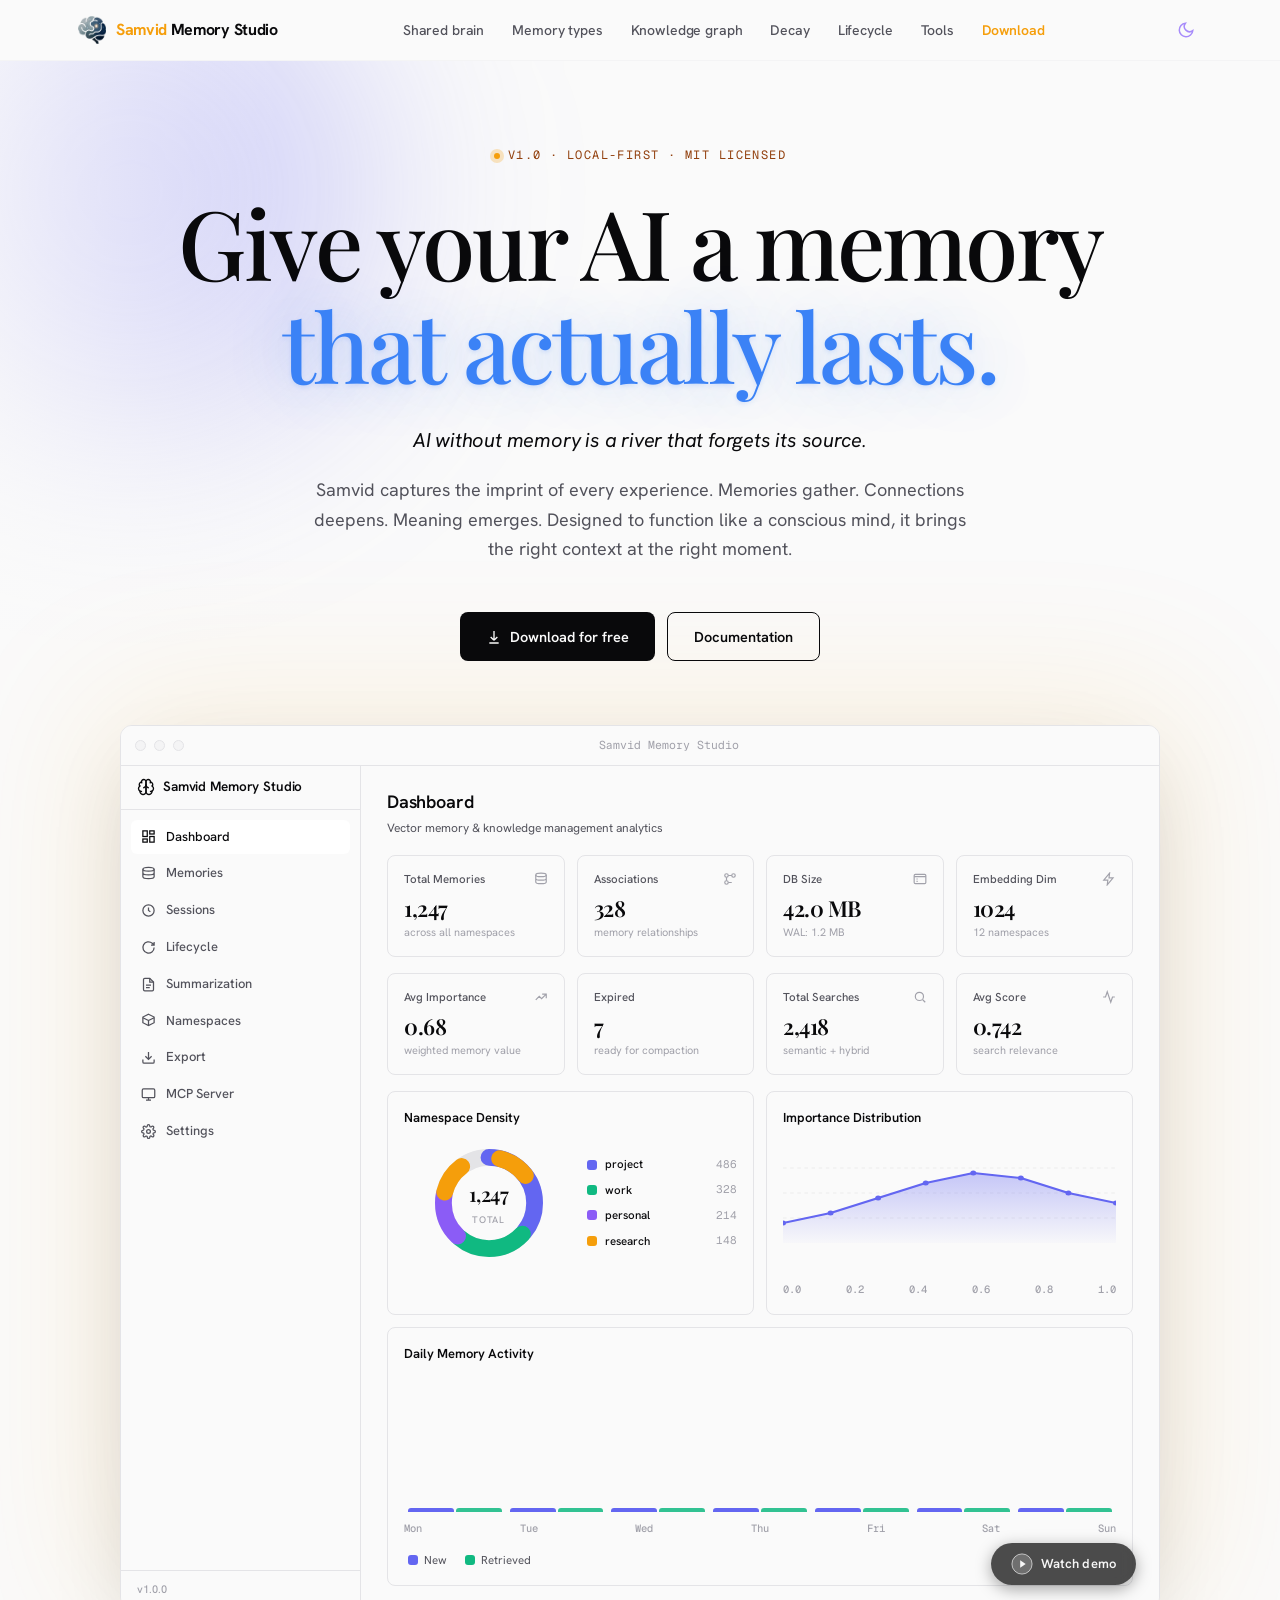
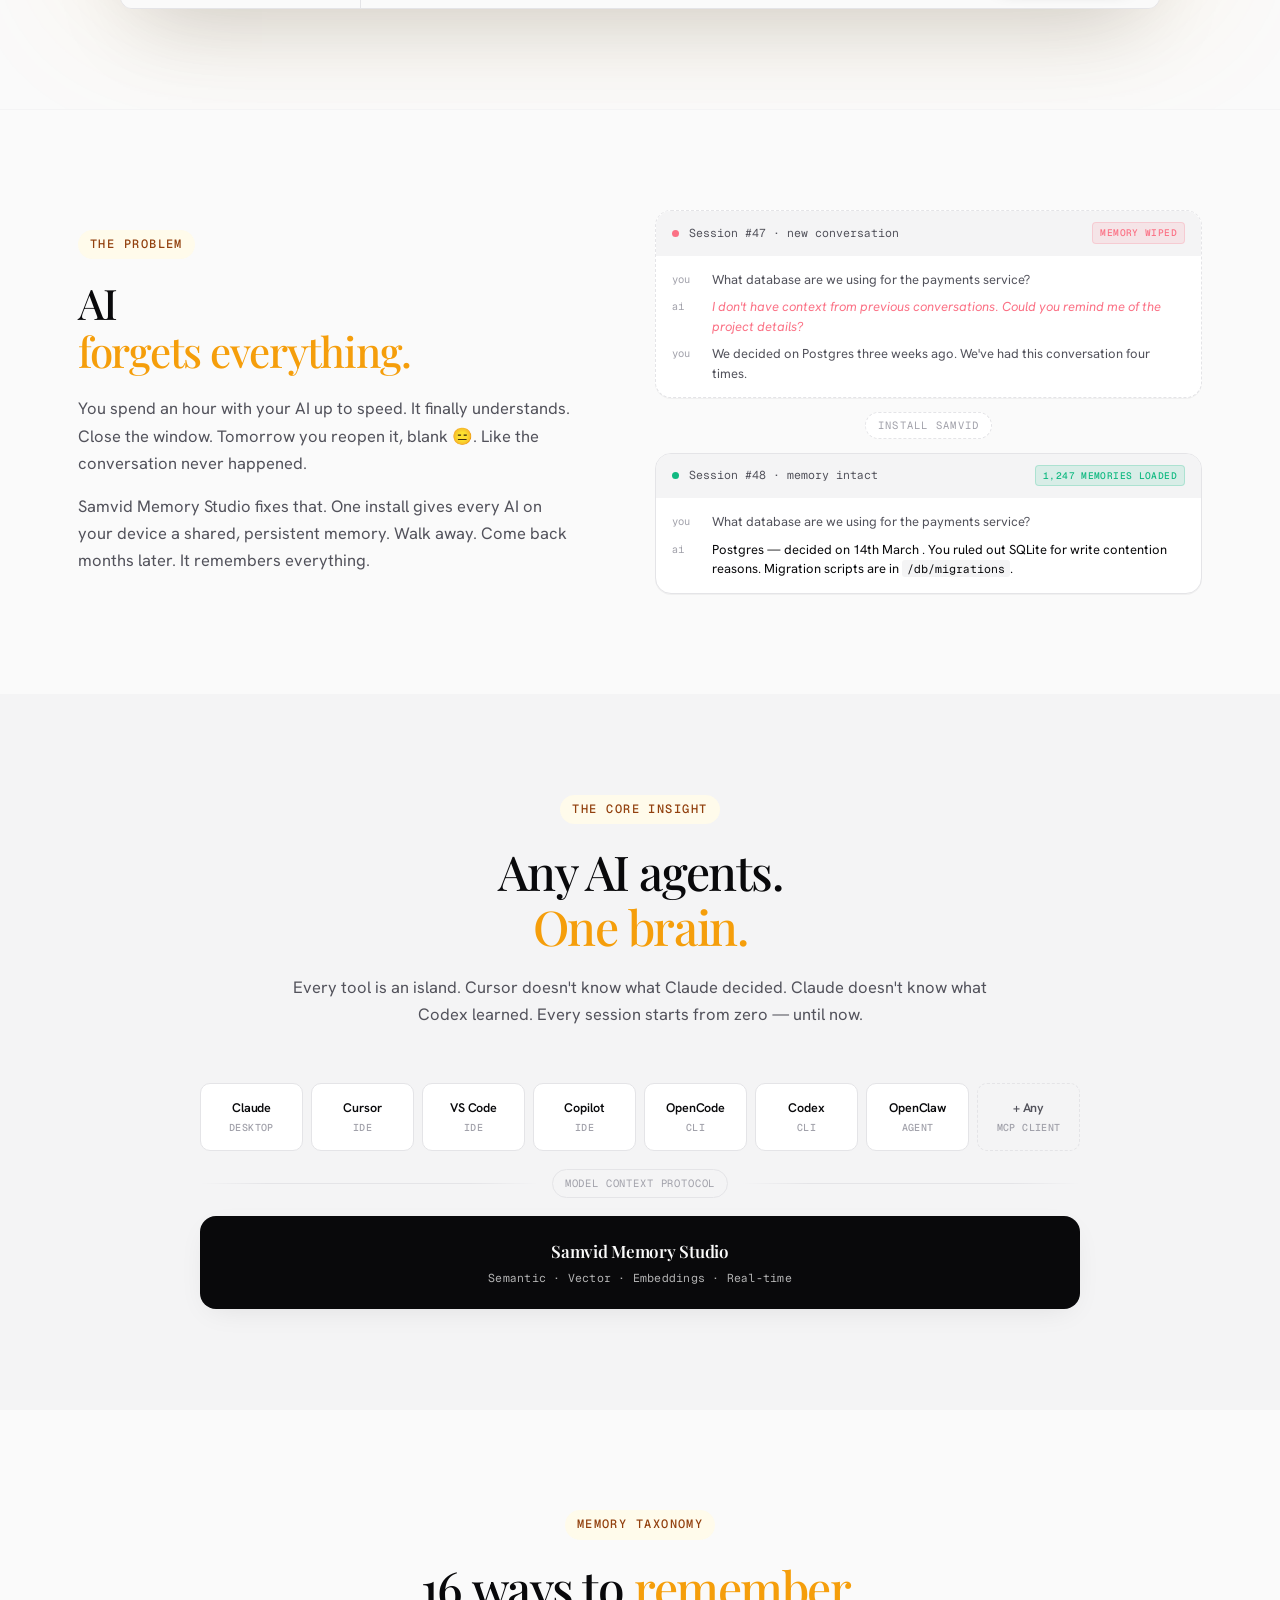
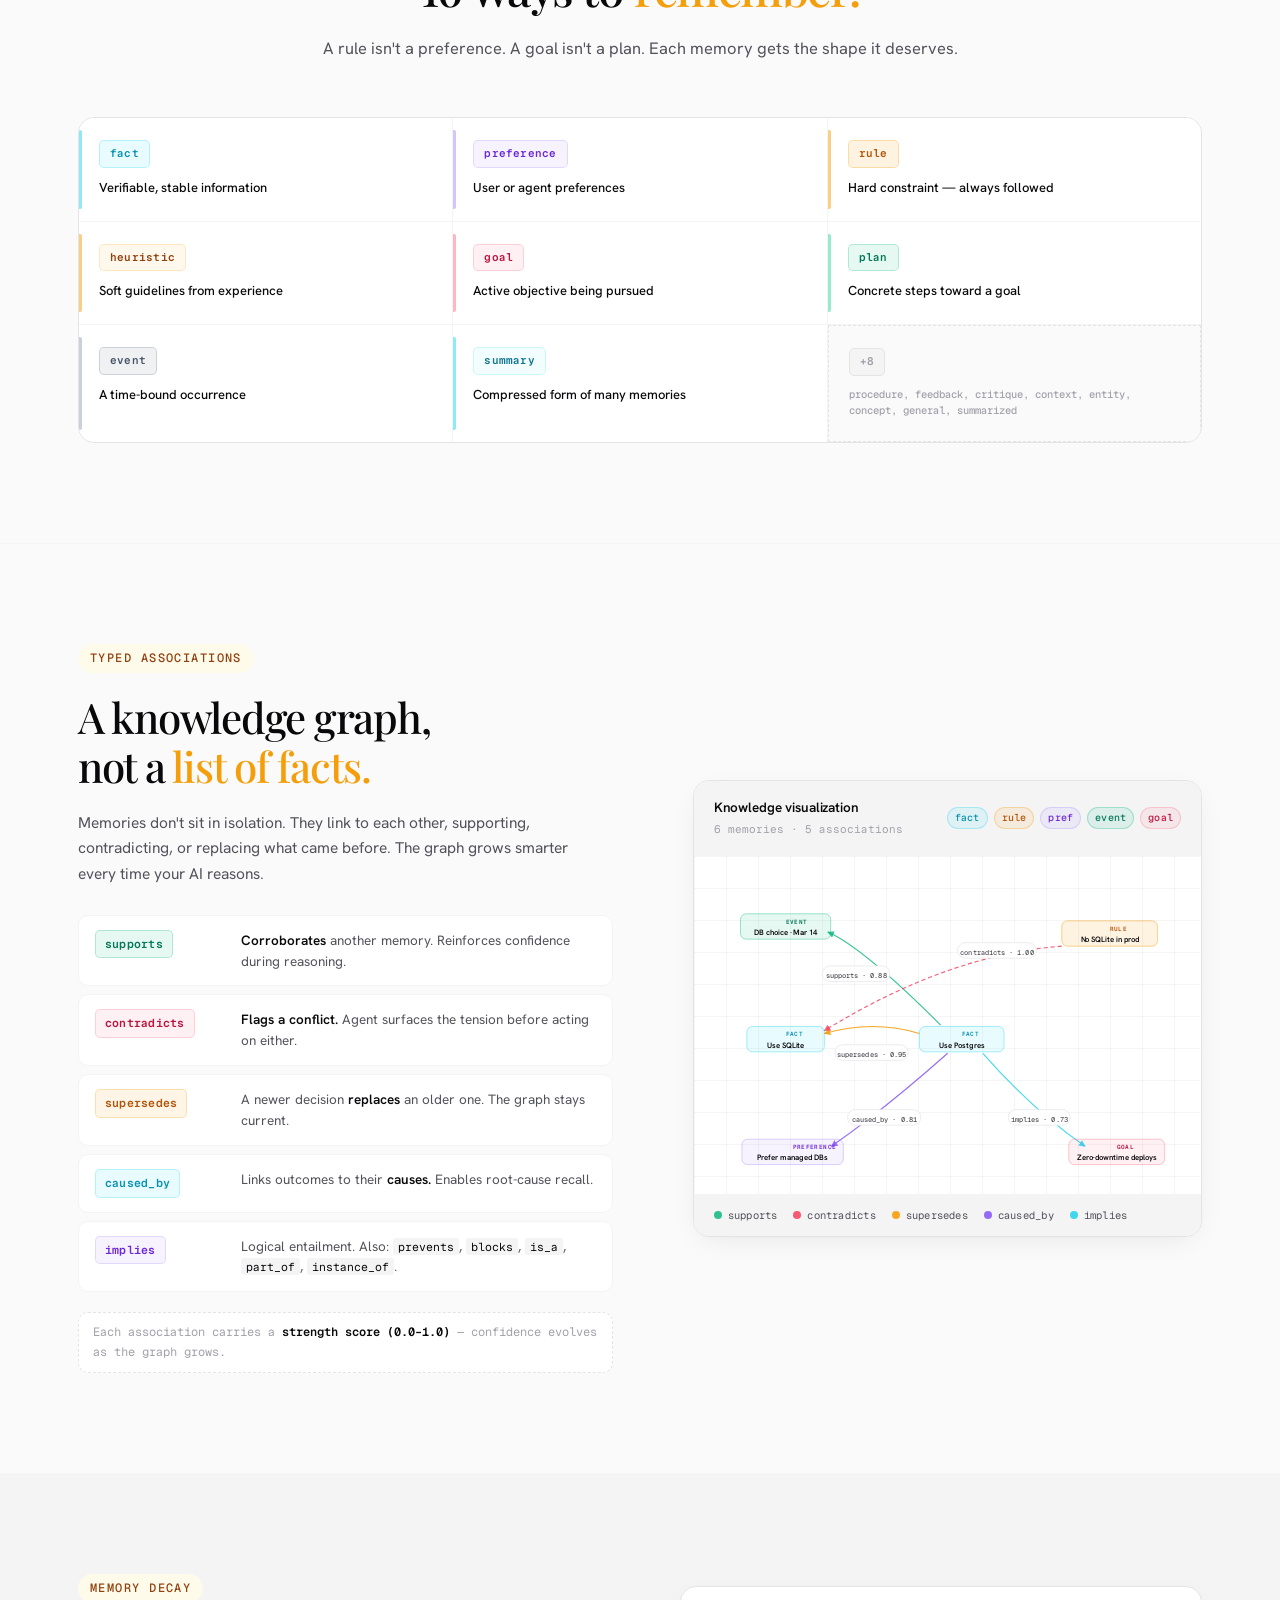
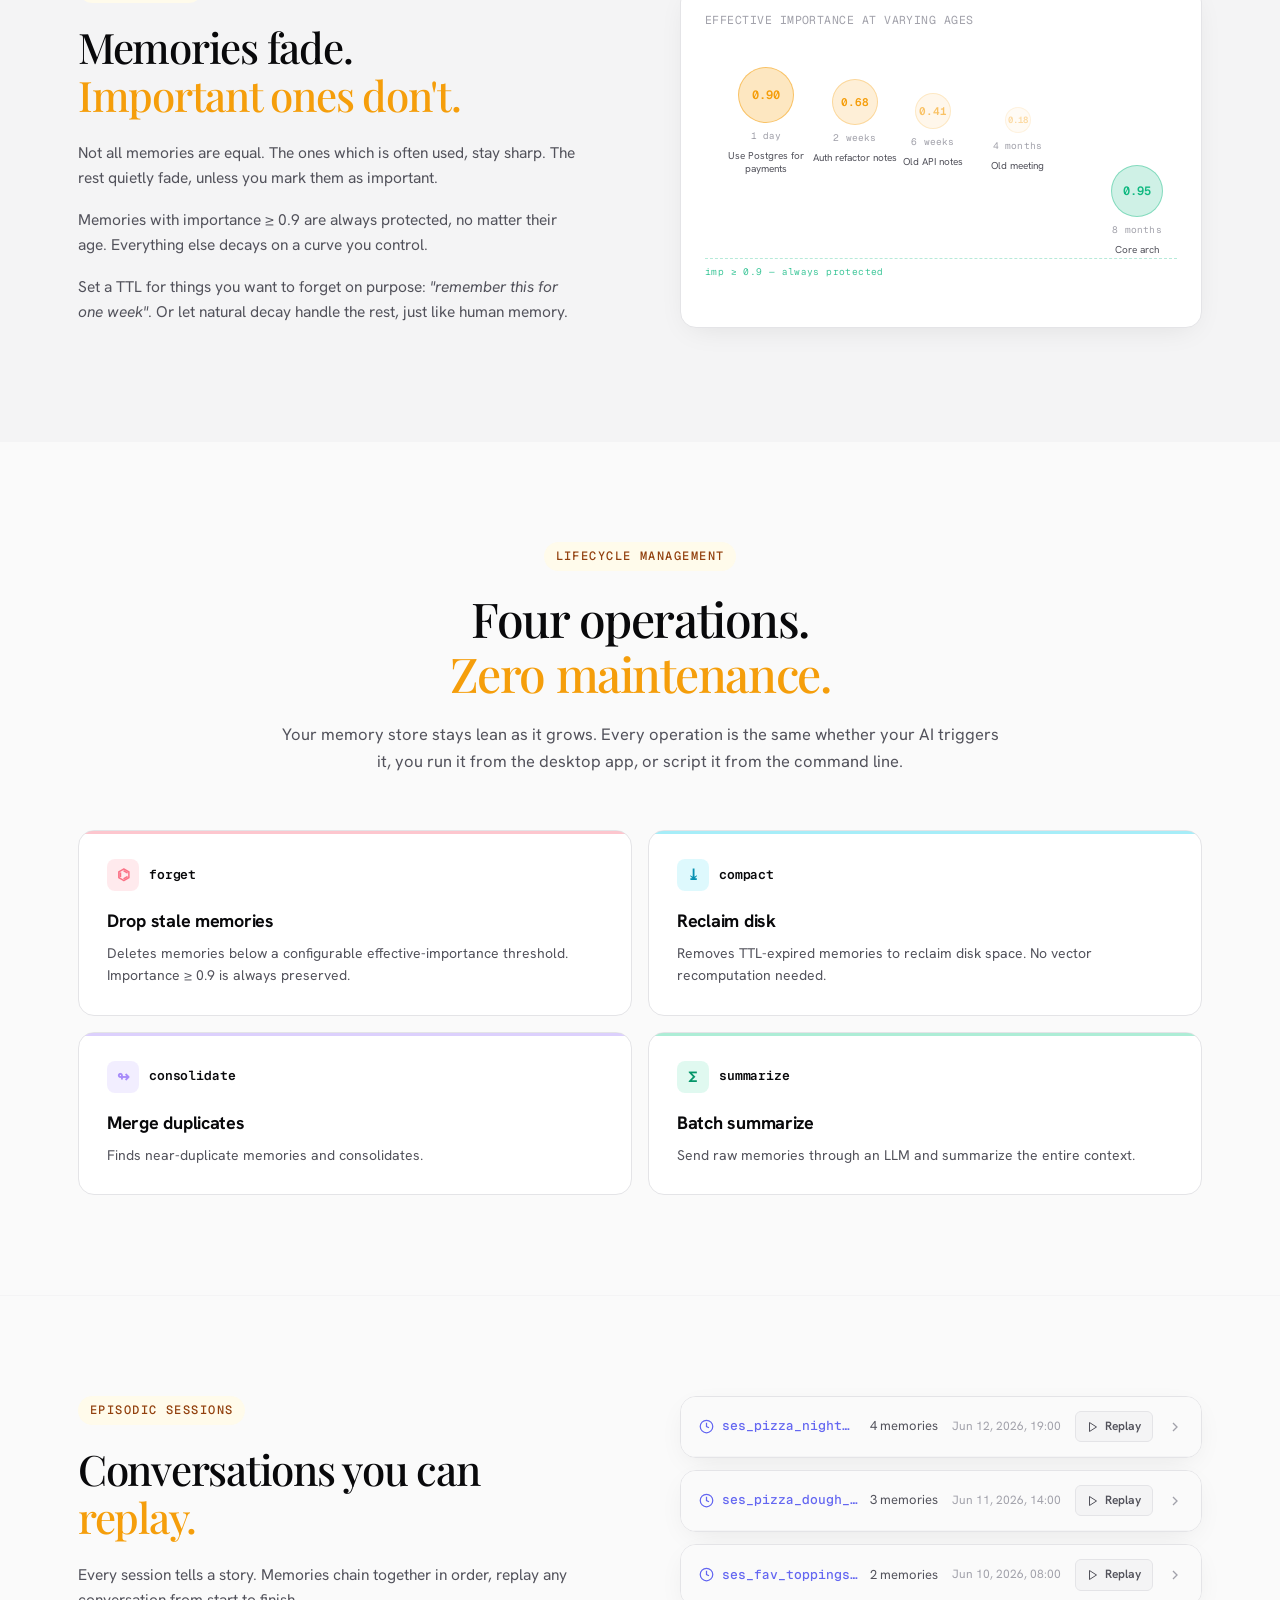
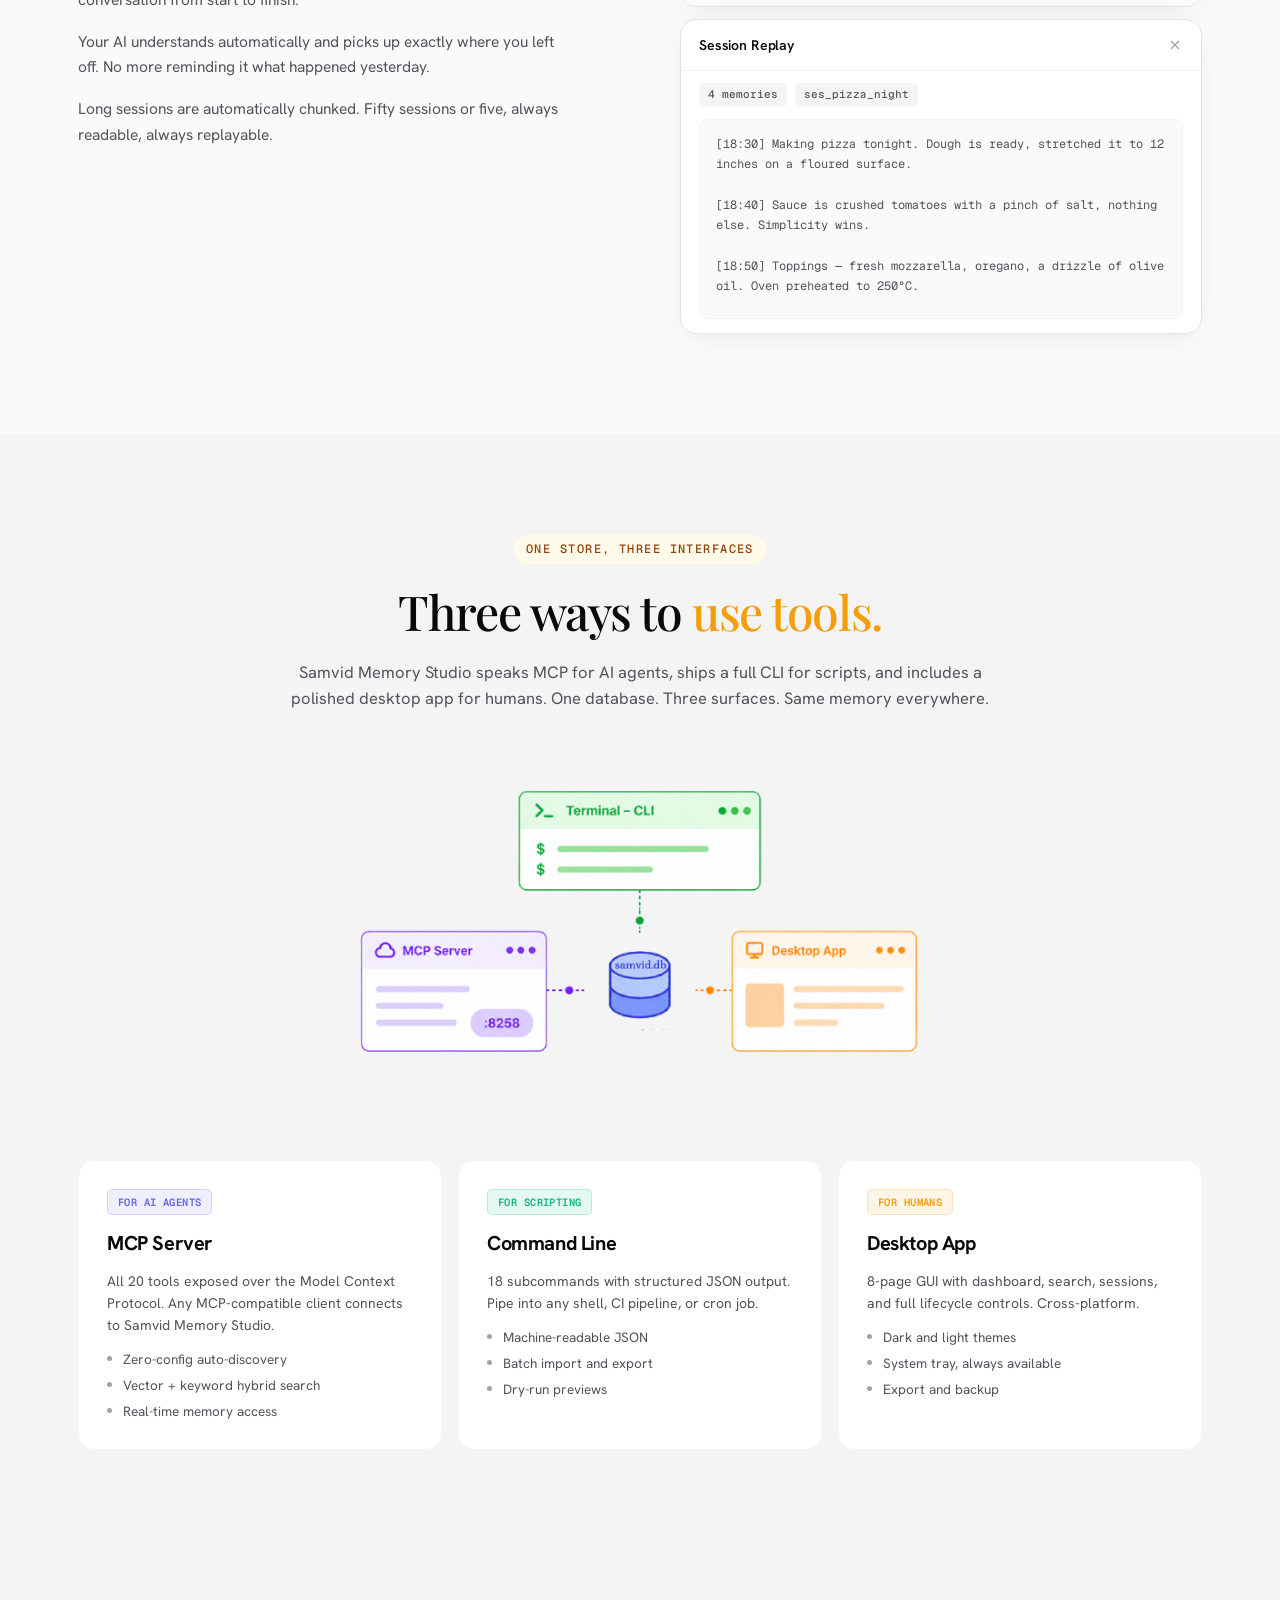
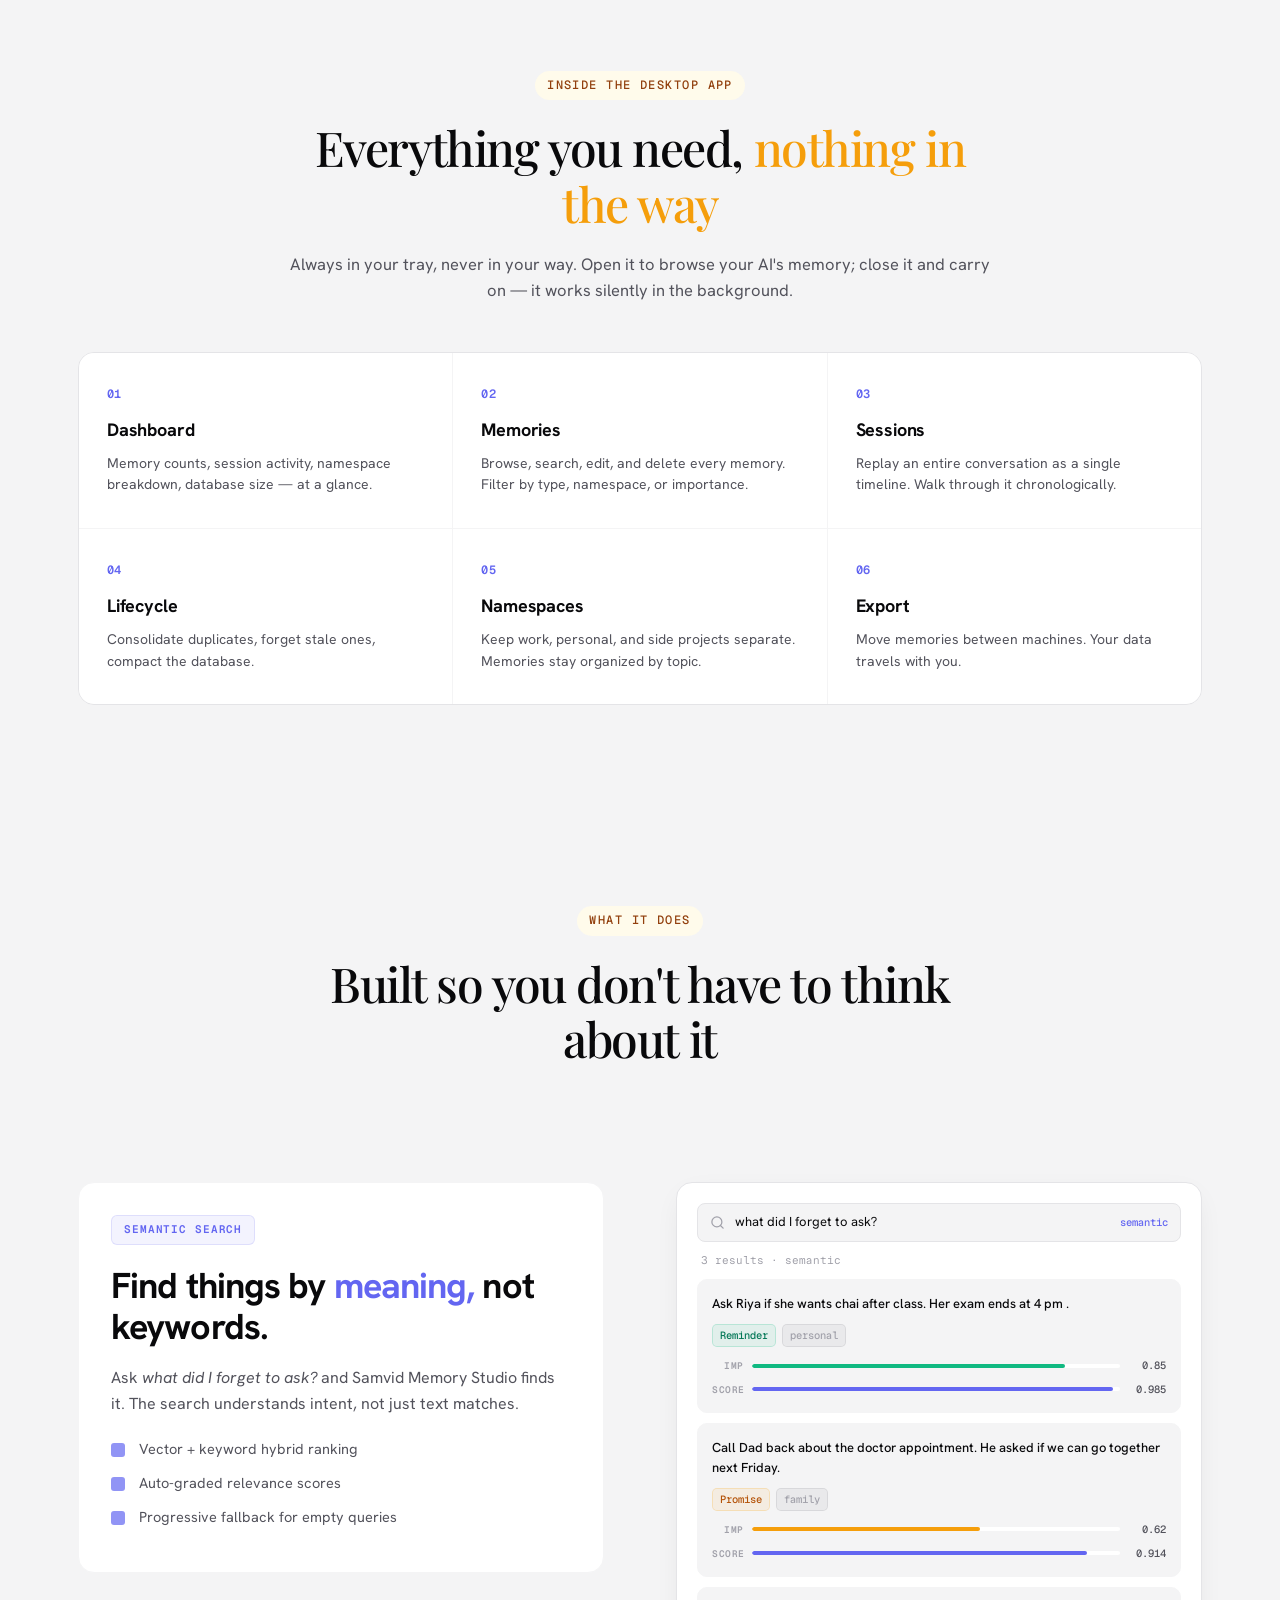
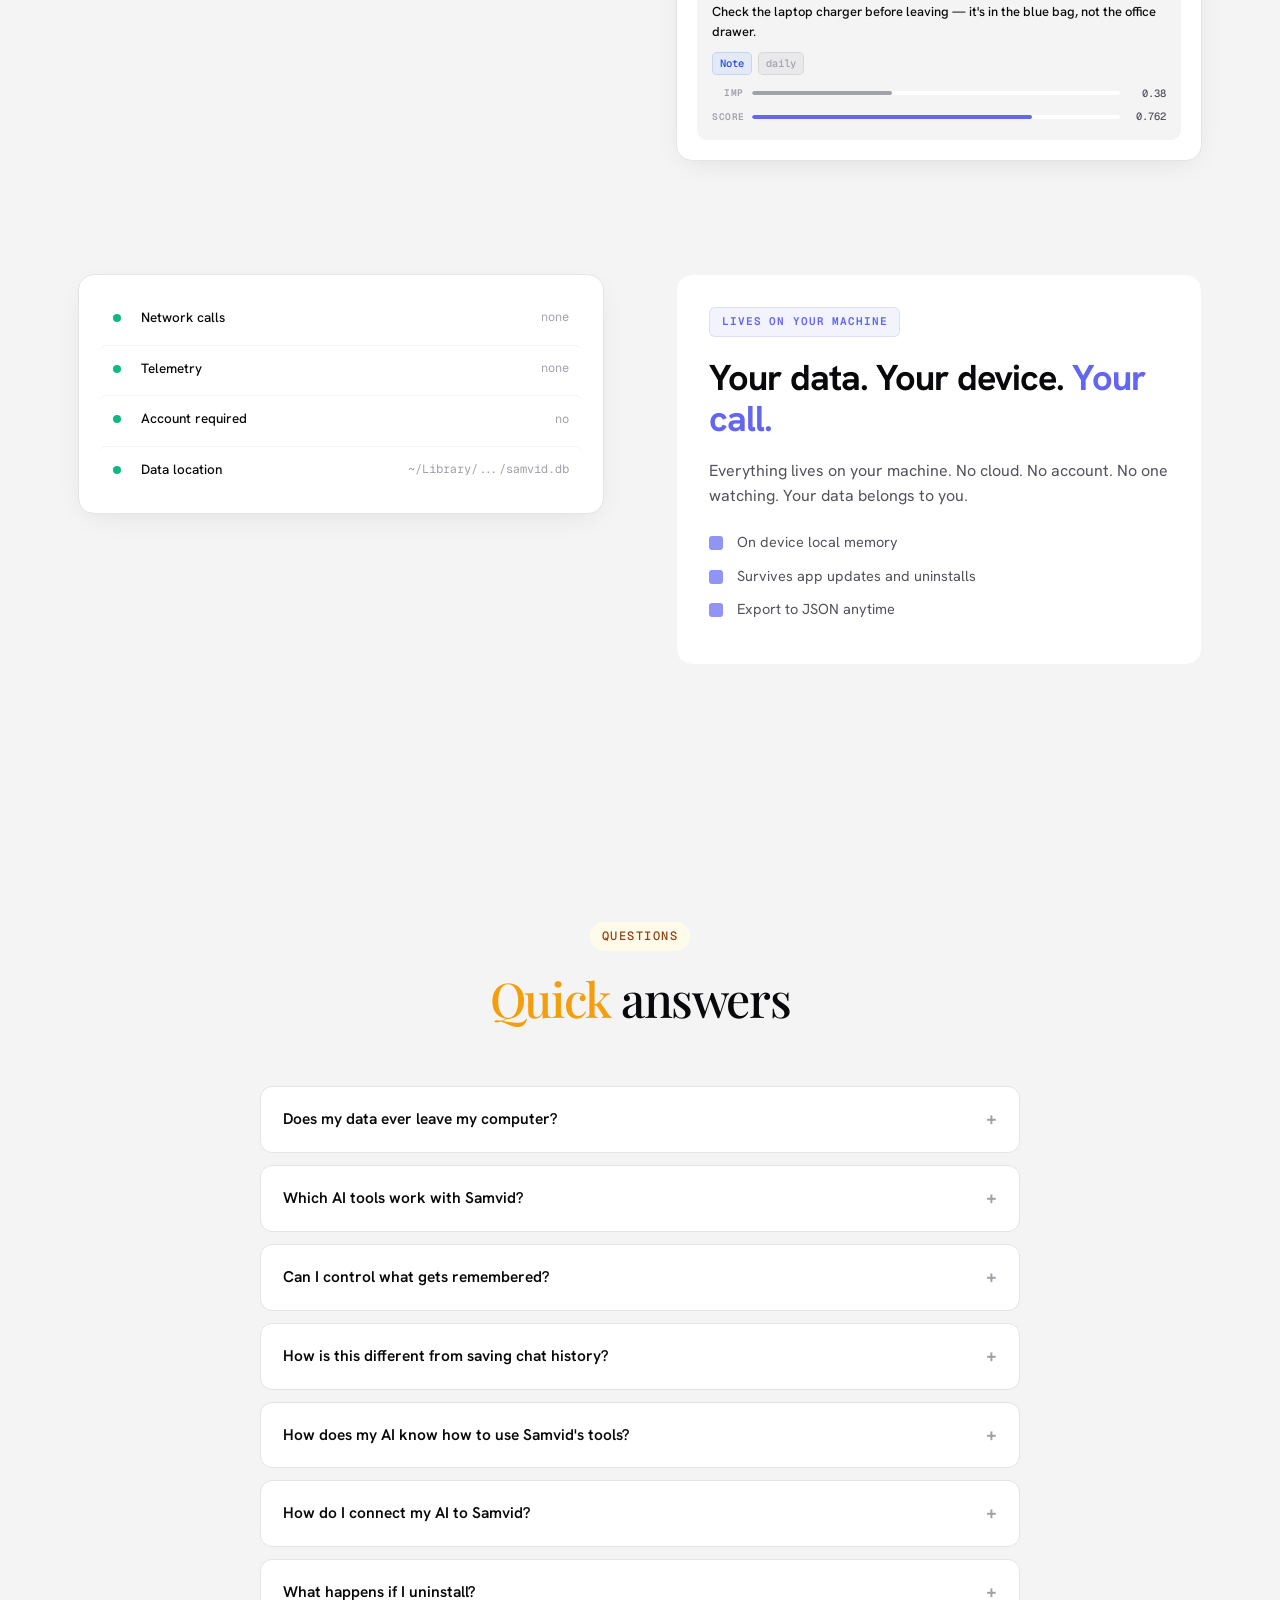
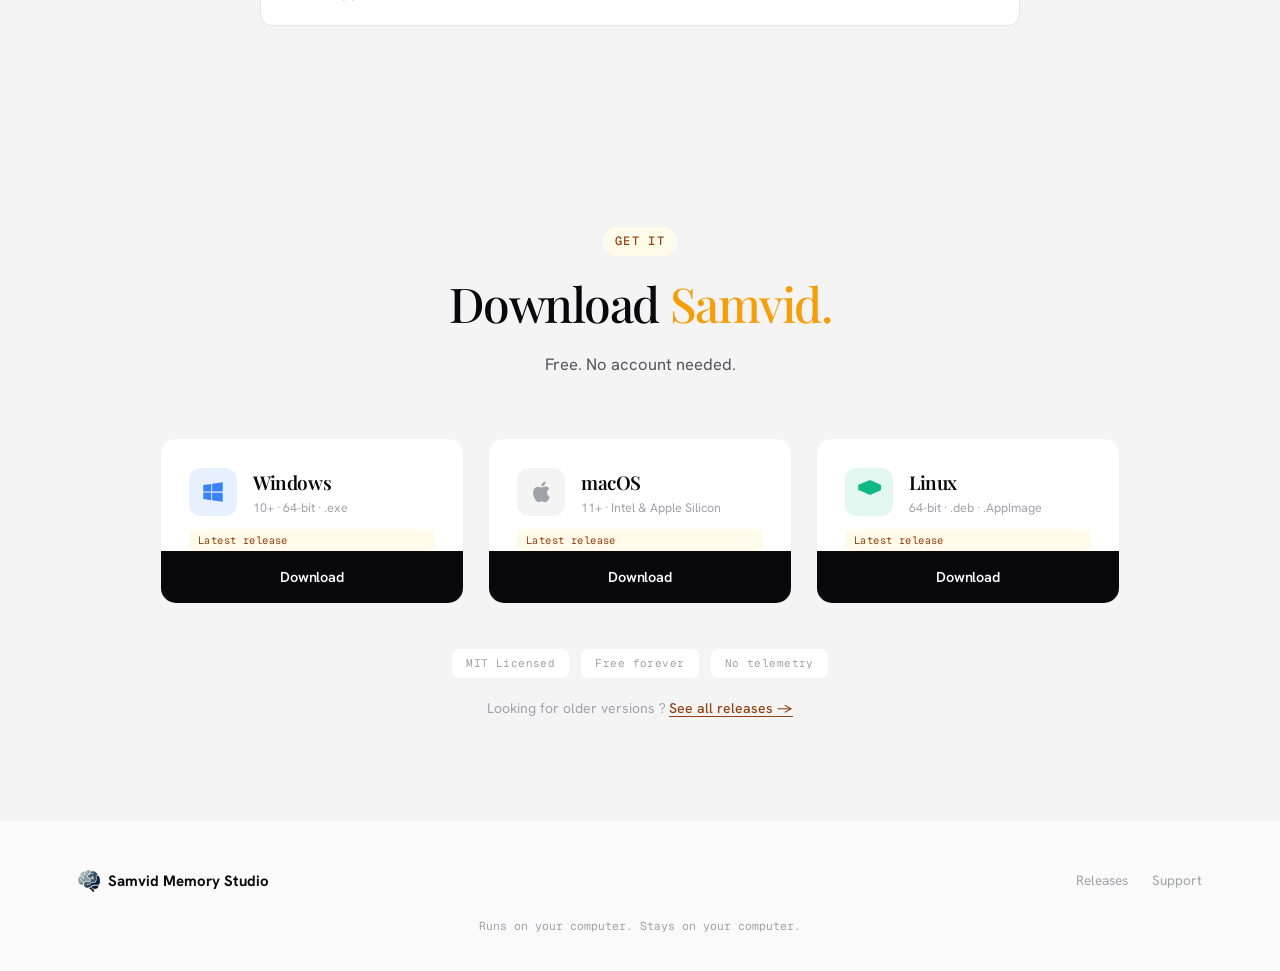
<file: index.html>
﻿<!DOCTYPE html>
<html lang="en" data-theme="dark">
<head>
  <meta charset="UTF-8">
  <meta name="viewport" content="width=device-width, initial-scale=1.0">
  <meta name="description" content="Samvid Memory Studio — A local memory layer for your AI tools. Install once, every AI app on your machine gets a shared, persistent memory.">
  <meta property="og:title" content="Samvid Memory Studio — Local memory for your AI">
  <meta property="og:description" content="One install. Every AI tool remembers. Runs entirely on your machine.">
  <meta property="og:type" content="website">
  <title>Samvid Memory Studio — Give your AI a memory that actually lasts</title>
  <link rel="icon" type="image/png" href="assets/icon.png">
  <link rel="preconnect" href="https://fonts.googleapis.com">
  <link rel="preconnect" href="https://fonts.gstatic.com" crossorigin>
  <link href="https://fonts.googleapis.com/css2?family=Playfair+Display:wght@400;500;600;700;800&family=Hanken+Grotesk:wght@400;500;600;700&family=Geist+Mono:wght@400;500&display=swap" rel="stylesheet">
  <link rel="stylesheet" href="css/style.css">
</head>
<body>

<header class="site-header">
  <div class="container header-inner">
    <a href="#" class="logo">
      <img src="assets/icon.png" alt="" width="28" height="28">
      <span class="logo-text"><span>Samvid</span> Memory Studio</span>
    </a>
    <nav class="nav-links">
      <a href="#problem">Shared brain</a>
      <a href="#types">Memory types</a>
      <a href="#graph">Knowledge graph</a>
      <a href="#decay">Decay</a>
      <a href="#lifecycle">Lifecycle</a>
      <a href="#tools">Tools</a>
      <a href="#download">Download</a>
    </nav>
    <div class="header-actions">
      <button class="mobile-menu-btn" id="mobileMenuBtn" aria-label="Toggle menu">
        <span></span><span></span><span></span>
      </button>
      <button class="theme-toggle" id="themeToggle" aria-label="Toggle theme">
        <svg class="icon-sun" viewBox="0 0 24 24" fill="none" stroke="currentColor" stroke-width="2"><circle cx="12" cy="12" r="4"/><path d="M12 2v2M12 20v2M4.93 4.93l1.41 1.41M17.66 17.66l1.41 1.41M2 12h2M20 12h2M4.93 19.07l1.41-1.41M17.66 6.34l1.41-1.41"/></svg>
        <svg class="icon-moon" viewBox="0 0 24 24" fill="none" stroke="currentColor" stroke-width="2"><path d="M21 12.8A9 9 0 1111.2 3a7 7 0 009.8 9.8z"/></svg>
      </button>
    </div>
  </div>
</header>

<nav class="mobile-nav" id="mobileNav">
  <a href="#problem">Shared brain</a>
  <a href="#types">Memory types</a>
  <a href="#graph">Knowledge graph</a>
  <a href="#decay">Decay</a>
  <a href="#lifecycle">Lifecycle</a>
      <a href="#tools">Tools</a>
      <a href="#download">Download</a>
    </nav>

<main>

<section class="hero">
  <div class="container">
    <div class="hero-eyebrow">
      <span class="dot"></span>
      <span>v1.0 · Local-first · MIT licensed</span>
    </div>
    <h1 class="hero-title">
      Give your AI a memory<br>
      <span class="hero-line-amber">that actually lasts.</span>
    </h1>
    <p class="hero-sub">
      <span class="hero-sub-lead">AI without memory is a river that forgets its source.</span>
      <span class="hero-sub-body">Samvid captures the imprint of every experience. Memories gather. Connections deepens. Meaning emerges. Designed to function like a conscious mind, it brings the right context at the right moment.</span>
     
    </p>
    <div class="hero-cta">
      <a href="#download" class="btn btn-primary">
        <svg viewBox="0 0 24 24" fill="none" stroke="currentColor" stroke-width="2"><path d="M12 3v14m0 0l-5-5m5 5l5-5M5 21h14"/></svg>
        Download for free
      </a>
      <a href="user-manual.pdf" class="btn btn-ghost">Documentation</a>
    </div>

    <div class="hero-shot" id="heroShot">
      <button class="hero-play-btn" id="demoTrigger" aria-label="Watch demo video">
        <svg class="play-circle" viewBox="0 0 48 48" fill="none">
          <circle cx="24" cy="24" r="22" fill="rgba(0,0,0,.55)" stroke="rgba(255,255,255,.9)" stroke-width="1.5"/>
          <path d="M20 16l12 8-12 8z" fill="rgba(255,255,255,.95)"/>
        </svg>
        <span class="hero-play-label">Watch demo</span>
      </button>
      <div class="app-window">
        <div class="titlebar">
          <span class="t-dot"></span>
          <span class="t-dot"></span>
          <span class="t-dot"></span>
          <span class="t-title">Samvid Memory Studio</span>
        </div>
        <div class="app-body">
          <aside class="app-side">
            <div class="app-brand">
              <svg viewBox="0 0 24 24" width="18" height="18" fill="none" stroke="currentColor" stroke-width="1.8" stroke-linecap="round" stroke-linejoin="round"><path d="M12 5a3 3 0 1 0-5.997.125 4 4 0 0 0-2.526 5.77 4 4 0 0 0 .556 6.588A4 4 0 1 0 12 18Z"/><path d="M12 5a3 3 0 1 1 5.997.125 4 4 0 0 1 2.526 5.77 4 4 0 0 1-.556 6.588A4 4 0 1 1 12 18Z"/><path d="M15 13a4.5 4.5 0 0 1-3-4 4.5 4.5 0 0 1-3 4"/><path d="M17.599 6.5a3 3 0 0 0 .399-1.375"/><path d="M6.003 5.125A3 3 0 0 0 6.401 6.5"/><path d="M3.477 10.896a4 4 0 0 1 .585-.396"/><path d="M19.938 10.5a4 4 0 0 1 .585.396"/><path d="M6 18a4 4 0 0 1-1.967-.516"/><path d="M19.967 17.484A4 4 0 0 1 18 18"/></svg>
              <span>Samvid Memory Studio</span>
            </div>
            <nav class="app-nav">
              <div class="app-nav-item active">
                <svg viewBox="0 0 24 24" width="15" height="15" fill="none" stroke="currentColor" stroke-width="2"><rect x="3" y="3" width="7" height="9"/><rect x="14" y="3" width="7" height="5"/><rect x="14" y="12" width="7" height="9"/><rect x="3" y="16" width="7" height="5"/></svg>
                Dashboard
              </div>
              <div class="app-nav-item">
                <svg viewBox="0 0 24 24" width="15" height="15" fill="none" stroke="currentColor" stroke-width="2"><ellipse cx="12" cy="5" rx="9" ry="3"/><path d="M3 5v6c0 1.7 4 3 9 3s9-1.3 9-3V5M3 11v6c0 1.7 4 3 9 3s9-1.3 9-3v-6"/></svg>
                Memories
              </div>
              <div class="app-nav-item">
                <svg viewBox="0 0 24 24" width="15" height="15" fill="none" stroke="currentColor" stroke-width="2"><circle cx="12" cy="12" r="9"/><path d="M12 7v5l3 2"/></svg>
                Sessions
              </div>
              <div class="app-nav-item">
                <svg viewBox="0 0 24 24" width="15" height="15" fill="none" stroke="currentColor" stroke-width="2"><path d="M21 12a9 9 0 11-3-6.7L21 8M21 3v5h-5"/></svg>
                Lifecycle
              </div>
              <div class="app-nav-item">
                <svg viewBox="0 0 24 24" width="15" height="15" fill="none" stroke="currentColor" stroke-width="2"><path d="M14 2H6a2 2 0 00-2 2v16a2 2 0 002 2h12a2 2 0 002-2V8z"/><path d="M14 2v6h6M8 13h8M8 17h6"/></svg>
                Summarization
              </div>
              <div class="app-nav-item">
                <svg viewBox="0 0 24 24" width="15" height="15" fill="none" stroke="currentColor" stroke-width="2"><path d="M12 2l9 4.5v9L12 20l-9-4.5v-9L12 2z"/><path d="M12 12l9-4.5M12 12L3 7.5M12 12v8"/></svg>
                Namespaces
              </div>
              <div class="app-nav-item">
                <svg viewBox="0 0 24 24" width="15" height="15" fill="none" stroke="currentColor" stroke-width="2"><path d="M21 15v4a2 2 0 01-2 2H5a2 2 0 01-2-2v-4M7 10l5 5 5-5M12 15V3"/></svg>
                Export
              </div>
              <div class="app-nav-item">
                <svg viewBox="0 0 24 24" width="15" height="15" fill="none" stroke="currentColor" stroke-width="2"><rect x="2" y="3" width="20" height="14" rx="2"/><path d="M8 21h8M12 17v4"/></svg>
                MCP Server
              </div>
              <div class="app-nav-item">
                <svg viewBox="0 0 24 24" width="15" height="15" fill="none" stroke="currentColor" stroke-width="2"><circle cx="12" cy="12" r="3"/><path d="M19.4 15a1.7 1.7 0 00.3 1.8l.1.1a2 2 0 11-2.8 2.8l-.1-.1a1.7 1.7 0 00-1.8-.3 1.7 1.7 0 00-1 1.5V21a2 2 0 11-4 0v-.1a1.7 1.7 0 00-1.1-1.5 1.7 1.7 0 00-1.8.3l-.1.1a2 2 0 11-2.8-2.8l.1-.1a1.7 1.7 0 00.3-1.8 1.7 1.7 0 00-1.5-1H3a2 2 0 110-4h.1a1.7 1.7 0 001.5-1.1 1.7 1.7 0 00-.3-1.8l-.1-.1a2 2 0 112.8-2.8l.1.1a1.7 1.7 0 001.8.3H9a1.7 1.7 0 001-1.5V3a2 2 0 114 0v.1a1.7 1.7 0 001 1.5 1.7 1.7 0 001.8-.3l.1-.1a2 2 0 112.8 2.8l-.1.1a1.7 1.7 0 00-.3 1.8V9a1.7 1.7 0 001.5 1H21a2 2 0 110 4h-.1a1.7 1.7 0 00-1.5 1z"/></svg>
                Settings
              </div>
            </nav>
            <div class="app-side-foot">v1.0.0</div>
          </aside>

          <section class="app-main">
            <div class="page-head">
              <div>
                <h2 class="page-title">Dashboard</h2>
                <p class="page-desc">Vector memory &amp; knowledge management analytics</p>
              </div>
            </div>

            <div class="app-stat-row">
              <div class="app-stat">
                <div class="app-stat-top">
                  <span class="app-stat-label">Total Memories</span>
                  <svg viewBox="0 0 24 24" width="14" height="14" fill="none" stroke="currentColor" stroke-width="2"><ellipse cx="12" cy="5" rx="9" ry="3"/><path d="M3 5v6c0 1.7 4 3 9 3s9-1.3 9-3V5M3 11v6c0 1.7 4 3 9 3s9-1.3 9-3v-6"/></svg>
                </div>
                <div class="app-stat-value">1,247</div>
                <div class="app-stat-sub">across all namespaces</div>
              </div>
              <div class="app-stat">
                <div class="app-stat-top">
                  <span class="app-stat-label">Associations</span>
                  <svg viewBox="0 0 24 24" width="14" height="14" fill="none" stroke="currentColor" stroke-width="2"><circle cx="6" cy="6" r="3"/><circle cx="6" cy="18" r="3"/><circle cx="18" cy="6" r="3"/><path d="M9 6h6M6 9v6M9 18h6"/></svg>
                </div>
                <div class="app-stat-value">328</div>
                <div class="app-stat-sub">memory relationships</div>
              </div>
              <div class="app-stat">
                <div class="app-stat-top">
                  <span class="app-stat-label">DB Size</span>
                  <svg viewBox="0 0 24 24" width="14" height="14" fill="none" stroke="currentColor" stroke-width="2"><rect x="2" y="4" width="20" height="16" rx="2"/><path d="M2 8h20M6 12h2M6 16h2"/></svg>
                </div>
                <div class="app-stat-value">42.0 MB</div>
                <div class="app-stat-sub">WAL: 1.2 MB</div>
              </div>
              <div class="app-stat">
                <div class="app-stat-top">
                  <span class="app-stat-label">Embedding Dim</span>
                  <svg viewBox="0 0 24 24" width="14" height="14" fill="none" stroke="currentColor" stroke-width="2"><path d="M13 2L3 14h7l-1 8 10-12h-7l1-8z"/></svg>
                </div>
                <div class="app-stat-value">1024</div>
                <div class="app-stat-sub">12 namespaces</div>
              </div>
            </div>

            <div class="app-stat-row">
              <div class="app-stat">
                <div class="app-stat-top">
                  <span class="app-stat-label">Avg Importance</span>
                  <svg viewBox="0 0 24 24" width="14" height="14" fill="none" stroke="currentColor" stroke-width="2"><path d="M3 17l6-6 4 4 8-8M14 7h7v7"/></svg>
                </div>
                <div class="app-stat-value">0.68</div>
                <div class="app-stat-sub">weighted memory value</div>
              </div>
              <div class="app-stat">
                <div class="app-stat-top">
                  <span class="app-stat-label">Expired</span>
                </div>
                <div class="app-stat-value">7</div>
                <div class="app-stat-sub">ready for compaction</div>
              </div>
              <div class="app-stat">
                <div class="app-stat-top">
                  <span class="app-stat-label">Total Searches</span>
                  <svg viewBox="0 0 24 24" width="14" height="14" fill="none" stroke="currentColor" stroke-width="2"><circle cx="11" cy="11" r="7"/><path d="M21 21l-4.3-4.3"/></svg>
                </div>
                <div class="app-stat-value">2,418</div>
                <div class="app-stat-sub">semantic + hybrid</div>
              </div>
              <div class="app-stat">
                <div class="app-stat-top">
                  <span class="app-stat-label">Avg Score</span>
                  <svg viewBox="0 0 24 24" width="14" height="14" fill="none" stroke="currentColor" stroke-width="2"><path d="M22 12h-4l-3 9L9 3l-3 9H2"/></svg>
                </div>
                <div class="app-stat-value">0.742</div>
                <div class="app-stat-sub">search relevance</div>
              </div>
            </div>

            <div class="app-charts">
              <div class="app-chart">
                <div class="app-chart-head">Namespace Density</div>
                <div class="donut-wrap">
                  <div class="donut">
                    <svg viewBox="0 0 100 100" width="120" height="120">
                      <circle cx="50" cy="50" r="38" fill="none" stroke="var(--app-border)" stroke-width="14"/>
                      <circle cx="50" cy="50" r="38" fill="none" stroke="#6366f1" stroke-width="14"
                        stroke-dasharray="86 153" stroke-dashoffset="0" transform="rotate(-90 50 50)" stroke-linecap="round"/>
                      <circle cx="50" cy="50" r="38" fill="none" stroke="#10b981" stroke-width="14"
                        stroke-dasharray="58 153" stroke-dashoffset="-88" transform="rotate(-90 50 50)" stroke-linecap="round"/>
                      <circle cx="50" cy="50" r="38" fill="none" stroke="#8b5cf6" stroke-width="14"
                        stroke-dasharray="38 153" stroke-dashoffset="-148" transform="rotate(-90 50 50)" stroke-linecap="round"/>
                      <circle cx="50" cy="50" r="38" fill="none" stroke="#f59e0b" stroke-width="14"
                        stroke-dasharray="26 153" stroke-dashoffset="-188" transform="rotate(-90 50 50)" stroke-linecap="round"/>
                    </svg>
                    <div class="donut-center">
                      <span class="donut-num">1,247</span>
                      <span class="donut-cap">Total</span>
                    </div>
                  </div>
                  <ul class="donut-legend">
                    <li><span class="lg-sw" style="background:#6366f1"></span><span class="lg-lbl">project</span><span class="lg-val">486</span></li>
                    <li><span class="lg-sw" style="background:#10b981"></span><span class="lg-lbl">work</span><span class="lg-val">328</span></li>
                    <li><span class="lg-sw" style="background:#8b5cf6"></span><span class="lg-lbl">personal</span><span class="lg-val">214</span></li>
                    <li><span class="lg-sw" style="background:#f59e0b"></span><span class="lg-lbl">research</span><span class="lg-val">148</span></li>
                  </ul>
                </div>
              </div>

              <div class="app-chart">
                <div class="app-chart-head">Importance Distribution</div>
                <div class="area-chart">
                  <svg viewBox="0 0 280 100" preserveAspectRatio="none" width="100%" height="100">
                    <defs>
                      <linearGradient id="impGrad" x1="0" y1="0" x2="0" y2="1">
                        <stop offset="0%" stop-color="#6366f1" stop-opacity="0.35"/>
                        <stop offset="100%" stop-color="#6366f1" stop-opacity="0.02"/>
                      </linearGradient>
                    </defs>
                    <g stroke="var(--app-chart-grid)" stroke-dasharray="3 3">
                      <line x1="0" y1="25" x2="280" y2="25"/>
                      <line x1="0" y1="50" x2="280" y2="50"/>
                      <line x1="0" y1="75" x2="280" y2="75"/>
                    </g>
                    <path d="M 0 80 L 40 70 L 80 55 L 120 40 L 160 30 L 200 35 L 240 50 L 280 60 L 280 100 L 0 100 Z" fill="url(#impGrad)"/>
                    <path d="M 0 80 L 40 70 L 80 55 L 120 40 L 160 30 L 200 35 L 240 50 L 280 60" fill="none" stroke="#6366f1" stroke-width="2" stroke-linejoin="round"/>
                    <circle cx="0" cy="80" r="2.5" fill="#6366f1"/>
                    <circle cx="40" cy="70" r="2.5" fill="#6366f1"/>
                    <circle cx="80" cy="55" r="2.5" fill="#6366f1"/>
                    <circle cx="120" cy="40" r="2.5" fill="#6366f1"/>
                    <circle cx="160" cy="30" r="2.5" fill="#6366f1"/>
                    <circle cx="200" cy="35" r="2.5" fill="#6366f1"/>
                    <circle cx="240" cy="50" r="2.5" fill="#6366f1"/>
                    <circle cx="280" cy="60" r="2.5" fill="#6366f1"/>
                  </svg>
                </div>
                <div class="axis"><span>0.0</span><span>0.2</span><span>0.4</span><span>0.6</span><span>0.8</span><span>1.0</span></div>
              </div>

              <div class="app-chart app-chart-wide">
                <div class="app-chart-head">Daily Memory Activity</div>
                <div class="bar-chart">
                  <div class="bars">
                    <div class="bar-col"><div class="bar-b" style="height:35%"></div><div class="bar-c" style="height:22%"></div></div>
                    <div class="bar-col"><div class="bar-b" style="height:48%"></div><div class="bar-c" style="height:30%"></div></div>
                    <div class="bar-col"><div class="bar-b" style="height:42%"></div><div class="bar-c" style="height:28%"></div></div>
                    <div class="bar-col"><div class="bar-b" style="height:68%"></div><div class="bar-c" style="height:45%"></div></div>
                    <div class="bar-col"><div class="bar-b" style="height:55%"></div><div class="bar-c" style="height:38%"></div></div>
                    <div class="bar-col"><div class="bar-b" style="height:78%"></div><div class="bar-c" style="height:52%"></div></div>
                    <div class="bar-col"><div class="bar-b" style="height:88%"></div><div class="bar-c" style="height:60%"></div></div>
                  </div>
                  <div class="axis"><span>Mon</span><span>Tue</span><span>Wed</span><span>Thu</span><span>Fri</span><span>Sat</span><span>Sun</span></div>
                </div>
                <div class="chart-legend">
                  <span><span class="cl-sw" style="background:#6366f1"></span>New</span>
                  <span><span class="cl-sw" style="background:#10b981"></span>Retrieved</span>
                </div>
              </div>
            </div>

          </section>
        </div>
      </div>
    </div>
  </div>
</section>



<section class="amnesia">
  <div class="container amnesia-grid">
    <div class="am-copy">
      <div class="kicker">The problem</div>
      <h2>AI<br><span class="grad">forgets everything.</span></h2>
      <p>You spend an hour with your AI up to speed. It finally understands. Close the window. Tomorrow you reopen it, blank 😑. Like the conversation never happened.</p>
      
      <p>Samvid Memory Studio fixes that. One install gives every AI on your device a shared, persistent memory. Walk away. Come back months later. It remembers everything.</p>
    </div>
    <div class="am-stack">
      <div class="am-card am-lost">
        <div class="am-head">
          <span class="am-dot"></span>
          <span class="am-name">Session #47 · new conversation</span>
          <span class="am-tag am-tag-lost">memory wiped</span>
        </div>
        <div class="am-body">
          <div class="am-line"><span class="am-role">you</span><span class="am-msg">What database are we using for the payments service?</span></div>
          <div class="am-line"><span class="am-role">ai</span><span class="am-msg am-lost-text">I don't have context from previous conversations. Could you remind me of the project details?</span></div>
          <div class="am-line"><span class="am-role">you</span><span class="am-msg">We decided on Postgres three weeks ago. We've had this conversation four times.</span></div>
        </div>
      </div>
      <div class="am-arrow"><span>install samvid</span></div>
      <div class="am-card am-kept">
        <div class="am-head">
          <span class="am-dot"></span>
          <span class="am-name">Session #48 · memory intact</span>
          <span class="am-tag am-tag-kept">1,247 memories loaded</span>
        </div>
        <div class="am-body">
          <div class="am-line"><span class="am-role">you</span><span class="am-msg">What database are we using for the payments service?</span></div>
          <div class="am-line"><span class="am-role">ai</span><span class="am-msg am-kept-text">Postgres — decided on 14th March . You ruled out SQLite for write contention reasons. Migration scripts are in <code>/db/migrations</code>.</span></div>
        </div>
      </div>
    </div>
  </div>
</section>

<section class="brain" id="problem">
  <div class="container">
    <div class="section-head">
      <div class="kicker">The core insight</div>
      <h2>Any AI agents.<br><span class="grad">One brain.</span></h2>
      <p>Every tool is an island. Cursor doesn't know what Claude decided. Claude doesn't know what Codex learned. Every session starts from zero — until now.</p>
    </div>

    <div class="brain-stage">
      <div class="brain-row">
        <div class="brain-agent">Claude<br><span>Desktop</span></div>
        <div class="brain-agent">Cursor<br><span>IDE</span></div>
        <div class="brain-agent">VS Code<br><span>IDE</span></div>
        <div class="brain-agent">Copilot<br><span>IDE</span></div>
        <div class="brain-agent">OpenCode<br><span>CLI</span></div>
        <div class="brain-agent">Codex<br><span>CLI</span></div>
        <div class="brain-agent">OpenClaw<br><span>Agent</span></div>
        <div class="brain-agent brain-agent-plus">+ Any<br><span>MCP client</span></div>
      </div>
      <div class="brain-bridge">
        <div class="brain-bridge-line"></div>
        <div class="brain-bridge-label">model context protocol </div>
        <div class="brain-bridge-line"></div>
      </div>
      <div class="brain-core">
        <div class="brain-core-name">Samvid Memory Studio</div>
        <div class="brain-core-sub">Semantic · Vector · Embeddings · Real-time</div>
      </div>
      
    </div>
  </div>
</section>

<section class="types" id="types">
  <div class="container">
    <div class="section-head">
      <div class="kicker">Memory taxonomy</div>
      <h2>16 ways to <span class="grad">remember.</span></h2>
      <p>A rule isn't a preference. A goal isn't a plan. Each memory gets the shape it deserves.</p>
    </div>

    <div class="types-grid">
      <div class="type-tile type-tile-cyan">
        <span class="type-chip type-cyan">fact</span>
        <div class="type-desc">Verifiable, stable information</div>
      </div>
      <div class="type-tile type-tile-violet">
        <span class="type-chip type-violet">preference</span>
        <div class="type-desc">User or agent preferences</div>
      </div>
      <div class="type-tile type-tile-amber">
        <span class="type-chip type-amber">rule</span>
        <div class="type-desc">Hard constraint — always followed</div>
      </div>
      <div class="type-tile type-tile-amber">
        <span class="type-chip type-amber-dim">heuristic</span>
        <div class="type-desc">Soft guidelines from experience</div>
      </div>
      <div class="type-tile type-tile-rose">
        <span class="type-chip type-rose">goal</span>
        <div class="type-desc">Active objective being pursued</div>
      </div>
      <div class="type-tile type-tile-green">
        <span class="type-chip type-green">plan</span>
        <div class="type-desc">Concrete steps toward a goal</div>
      </div>
      <div class="type-tile type-tile-slate">
        <span class="type-chip type-slate">event</span>
        <div class="type-desc">A time-bound occurrence</div>
      </div>
      <div class="type-tile type-tile-cyan">
        <span class="type-chip type-cyan-dim">summary</span>
        <div class="type-desc">Compressed form of many memories</div>
      </div>
      <div class="type-tile type-tile-more">
        <span class="type-chip-more">+8</span>
        <div class="type-desc">procedure, feedback, critique, context, entity, concept, general, summarized</div>
      </div>
    </div>
  </div>
</section>

<section class="graph" id="graph">
  <div class="container graph-grid">
    <div class="graph-copy">
      <div class="kicker">Typed associations</div>
      <h2>A knowledge graph,<br>not a <span class="grad">list of facts.</span></h2>
       <p class="graph-lead">Memories don't sit in isolation. They link to each other, supporting, contradicting, or replacing what came before. The graph grows smarter every time your AI reasons.</p>

      <div class="assoc-list">
        <div class="assoc-item">
          <span class="assoc-rel rel-supports">supports</span>
          <div class="assoc-body"><strong>Corroborates</strong> another memory. Reinforces confidence during reasoning.</div>
        </div>
        <div class="assoc-item">
          <span class="assoc-rel rel-contradicts">contradicts</span>
          <div class="assoc-body"><strong>Flags a conflict.</strong> Agent surfaces the tension before acting on either.</div>
        </div>
        <div class="assoc-item">
          <span class="assoc-rel rel-supersedes">supersedes</span>
          <div class="assoc-body">A newer decision <strong>replaces</strong> an older one. The graph stays current.</div>
        </div>
        <div class="assoc-item">
          <span class="assoc-rel rel-caused">caused_by</span>
          <div class="assoc-body">Links outcomes to their <strong>causes.</strong> Enables root-cause recall.</div>
        </div>
        <div class="assoc-item">
          <span class="assoc-rel rel-implies">implies</span>
          <div class="assoc-body">Logical entailment. Also: <code>prevents</code>, <code>blocks</code>, <code>is_a</code>, <code>part_of</code>, <code>instance_of</code>.</div>
        </div>
      </div>
      <div class="graph-note">Each association carries a <strong>strength score (0.0–1.0)</strong> — confidence evolves as the graph grows.</div>
    </div>

    <div class="graph-card">
      <div class="graph-card-head">
        <div>
          <div class="graph-card-title">Knowledge visualization </div>
          <div class="graph-card-sub">6 memories · 5 associations</div>
        </div>
        <div class="graph-legend">
          <span class="lg-dot dot-fact">fact</span>
          <span class="lg-dot dot-rule">rule</span>
          <span class="lg-dot dot-pref">pref</span>
          <span class="lg-dot dot-event">event</span>
          <span class="lg-dot dot-goal">goal</span>
        </div>
      </div>

      <div class="graph-canvas">
        <svg class="graph-svg" viewBox="0 0 720 480" preserveAspectRatio="xMidYMid meet" aria-label="Knowledge graph of related memories">
          <defs>
            <marker id="arr-supports" viewBox="0 0 10 10" refX="9" refY="5" markerWidth="6" markerHeight="6" orient="auto-start-reverse">
              <path d="M0,0 L10,5 L0,10 z" fill="rgba(16,185,129,.85)"/>
            </marker>
            <marker id="arr-contradicts" viewBox="0 0 10 10" refX="9" refY="5" markerWidth="6" markerHeight="6" orient="auto-start-reverse">
              <path d="M0,0 L10,5 L0,10 z" fill="rgba(244,63,94,.85)"/>
            </marker>
            <marker id="arr-supersedes" viewBox="0 0 10 10" refX="9" refY="5" markerWidth="6" markerHeight="6" orient="auto-start-reverse">
              <path d="M0,0 L10,5 L0,10 z" fill="rgba(245,158,11,.9)"/>
            </marker>
            <marker id="arr-caused" viewBox="0 0 10 10" refX="9" refY="5" markerWidth="6" markerHeight="6" orient="auto-start-reverse">
              <path d="M0,0 L10,5 L0,10 z" fill="rgba(139,92,246,.9)"/>
            </marker>
            <marker id="arr-implies" viewBox="0 0 10 10" refX="9" refY="5" markerWidth="6" markerHeight="6" orient="auto-start-reverse">
              <path d="M0,0 L10,5 L0,10 z" fill="rgba(34,211,238,.85)"/>
            </marker>
          </defs>

          <path d="M 320 252 Q 255 232 185 252" fill="none" stroke="rgba(245,158,11,.9)" stroke-width="1.6" marker-end="url(#arr-supersedes)"/>
          <g class="g-edge-label" transform="translate(252,280)"><rect x="-52" y="-12" width="104" height="22" rx="11"/><text x="0" y="3">supersedes · 0.95</text></g>

          <path d="M 350 240 Q 240 130 190 108" fill="none" stroke="rgba(16,185,129,.85)" stroke-width="1.6" marker-end="url(#arr-supports)"/>
          <g class="g-edge-label" transform="translate(230,168)"><rect x="-48" y="-12" width="96" height="22" rx="11"/><text x="0" y="3">supports · 0.88</text></g>

          <path d="M 360 280 Q 270 360 195 412" fill="none" stroke="rgba(139,92,246,.9)" stroke-width="1.6" marker-end="url(#arr-caused)"/>
          <g class="g-edge-label" transform="translate(270,372)"><rect x="-52" y="-12" width="104" height="22" rx="11"/><text x="0" y="3">caused_by · 0.81</text></g>

          <path d="M 410 280 Q 480 360 555 412" fill="none" stroke="rgba(34,211,238,.85)" stroke-width="1.6" marker-end="url(#arr-implies)"/>
          <g class="g-edge-label" transform="translate(490,372)"><rect x="-44" y="-12" width="88" height="22" rx="11"/><text x="0" y="3">implies · 0.73</text></g>

          <path d="M 522 128 Q 360 140 185 248" fill="none" stroke="rgba(244,63,94,.85)" stroke-width="1.6" stroke-dasharray="6,4" marker-end="url(#arr-contradicts)"/>
          <g class="g-edge-label" transform="translate(430,135)"><rect x="-56" y="-12" width="112" height="22" rx="11"/><text x="0" y="3">contradicts · 1.00</text></g>

          <g class="g-svg-node" transform="translate(130,260)">
            <rect class="g-nbg nbg-fact" x="-55" y="-18" width="110" height="36" rx="8"/>
            <text class="g-ntype ntype-fact" x="0" y="-4">fact</text>
            <text class="g-ntxt" x="0" y="12">Use SQLite</text>
          </g>
          
          <g class="g-svg-node" transform="translate(380,260)">
            <rect class="g-nbg nbg-fact" x="-60" y="-18" width="120" height="36" rx="8"/>
            <text class="g-ntype ntype-fact" x="0" y="-4">fact</text>
            <text class="g-ntxt" x="0" y="12">Use Postgres</text>
          </g>
          
          <g class="g-svg-node" transform="translate(590,110)">
            <rect class="g-nbg nbg-rule" x="-68" y="-18" width="136" height="36" rx="8"/>
            <text class="g-ntype ntype-rule" x="0" y="-4">rule</text>
            <text class="g-ntxt" x="0" y="12">No SQLite in prod</text>
          </g>
          
          <g class="g-svg-node" transform="translate(130,100)">
            <rect class="g-nbg nbg-event" x="-64" y="-18" width="128" height="36" rx="8"/>
            <text class="g-ntype ntype-event" x="0" y="-4">event</text>
            <text class="g-ntxt" x="0" y="12">DB choice · Mar 14</text>
          </g>
          
          <g class="g-svg-node" transform="translate(140,420)">
            <rect class="g-nbg nbg-pref" x="-72" y="-18" width="144" height="36" rx="8"/>
            <text class="g-ntype ntype-pref" x="0" y="-4">preference</text>
            <text class="g-ntxt" x="0" y="12">Prefer managed DBs</text>
          </g>
          
          <g class="g-svg-node" transform="translate(600,420)">
            <rect class="g-nbg nbg-goal" x="-68" y="-18" width="136" height="36" rx="8"/>
            <text class="g-ntype ntype-goal" x="0" y="-4">goal</text>
            <text class="g-ntxt" x="0" y="12">Zero-downtime deploys</text>
          </g>
        </svg>
      </div>

      <div class="graph-card-foot">
        <span><span class="foot-dot" style="background:rgba(16,185,129,.85)"></span>supports</span>
        <span><span class="foot-dot" style="background:rgba(244,63,94,.85)"></span>contradicts</span>
        <span><span class="foot-dot" style="background:rgba(245,158,11,.9)"></span>supersedes</span>
        <span><span class="foot-dot" style="background:rgba(139,92,246,.9)"></span>caused_by</span>
        <span><span class="foot-dot" style="background:rgba(34,211,238,.85)"></span>implies</span>
      </div>
    </div>
  </div>
</section>

<section class="decay-section" id="decay">
  <div class="container decay-grid">
    <div class="decay-copy">
      <div class="kicker">Memory decay</div>
      <h2>Memories fade.<br><span class="grad">Important ones don't.</span></h2>
      <p>Not all memories are equal. The ones which is often used, stay sharp. The rest quietly fade, unless you mark them as important.</p>
      <p>Memories with importance ≥ 0.9 are always protected, no matter their age. Everything else decays on a curve you control.</p>
      <p>Set a TTL for things you want to forget on purpose: <em>"remember this for one week"</em>. Or let natural decay handle the rest, just like human memory.</p>
    </div>

    <div class="decay-card">
      <div class="decay-card-head">
        <span>effective importance at varying ages</span>
        
      </div>
      <div class="decay-nodes">
        <div class="d-node" style="left:16px;top:20px;">
          <div class="d-bubble d-bubble-amber-90">0.90</div>
          <div class="d-age">1 day</div>
          <div class="d-content">Use Postgres for payments</div>
        </div>
        <div class="d-node" style="left:108px;top:32px;">
          <div class="d-bubble d-bubble-amber-68">0.68</div>
          <div class="d-age">2 weeks</div>
          <div class="d-content">Auth refactor notes</div>
        </div>
        <div class="d-node" style="left:198px;top:46px;">
          <div class="d-bubble d-bubble-amber-41">0.41</div>
          <div class="d-age">6 weeks</div>
          <div class="d-content">Old API notes</div>
        </div>
        <div class="d-node" style="left:286px;top:60px;">
          <div class="d-bubble d-bubble-amber-18">0.18</div>
          <div class="d-age">4 months</div>
          <div class="d-content">Old meeting</div>
        </div>

        <div class="decay-protect-line"></div>
        <div class="decay-protect-label">imp ≥ 0.9 — always protected</div>

        <div class="d-node d-node-pin" style="right:14px;top:118px;">
          <div class="d-bubble d-bubble-green-95">0.95</div>
          <div class="d-age">8 months</div>
          <div class="d-content">Core arch</div>
        </div>
      </div>
    </div>
  </div>
</section>

<section class="lifecycle" id="lifecycle">
  <div class="container">
    <div class="section-head">
      <div class="kicker">Lifecycle management</div>
      <h2>Four operations.<br><span class="grad">Zero maintenance.</span></h2>
      <p>Your memory store stays lean as it grows. Every operation is the same whether your AI triggers it, you run it from the desktop app, or script it from the command line.</p>
    </div>

    <div class="lc-grid">
       <div class="lc-card lc-card-forget">
         <div class="lc-op"><span class="lc-icn lc-icn-rose">⌬</span><span>forget</span></div>
         <h3>Drop stale memories</h3>
          <p>Deletes memories below a configurable effective-importance threshold. Importance ≥ 0.9 is always preserved.</p>
        </div>
        <div class="lc-card lc-card-compact">
          <div class="lc-op"><span class="lc-icn lc-icn-cyan">⤓</span><span>compact</span></div>
          <h3>Reclaim disk</h3>
          <p>Removes TTL-expired memories to reclaim disk space. No vector recomputation needed.</p>
        </div>
        <div class="lc-card lc-card-consolidate">
          <div class="lc-op"><span class="lc-icn lc-icn-violet">↬</span><span>consolidate</span></div>
          <h3>Merge duplicates</h3>
          <p>Finds near-duplicate memories and consolidates.</p>
        </div>
        <div class="lc-card lc-card-summarize">
          <div class="lc-op"><span class="lc-icn lc-icn-green">∑</span><span>summarize</span></div>
          <h3>Batch summarize</h3>
          <p>Send raw memories through an LLM and summarize the entire context.</p>
      </div>
    </div>
  </div>
</section>

<section class="episode" id="episode">
  <div class="container episode-grid">
    <div class="ep-copy">
      <div class="kicker">Episodic sessions</div>
      <h2>Conversations you can<br><span class="grad">replay.</span></h2>
      <p>Every session tells a story. Memories chain together in order, replay any conversation from start to finish.</p>
      <p>Your AI understands automatically and picks up exactly where you left off. No more reminding it what happened yesterday.</p>
      <p>Long sessions are automatically chunked. Fifty sessions or five, always readable, always replayable.</p>
    </div>

    <div class="ep-stage">
      <div class="ep-card">
        <div class="ep-head">
          <div class="ep-head-left">
            <svg width="15" height="15" viewBox="0 0 24 24" fill="none" stroke="currentColor" stroke-width="2" class="ep-clock"><circle cx="12" cy="12" r="10"/><path d="M12 6v6l4 2"/></svg>
            <span class="ep-session-id">ses_pizza_night…</span>
          </div>
          <div class="ep-head-right">
            <span class="ep-count">4 memories</span>
            <span class="ep-last">Jun 12, 2026, 19:00</span>
            <span class="ep-btn-replay">
              <svg width="14" height="14" viewBox="0 0 24 24" fill="none" stroke="currentColor" stroke-width="2"><polygon points="5,3 19,12 5,21"/></svg>
              Replay
            </span>
            <svg width="16" height="16" viewBox="0 0 24 24" fill="none" stroke="currentColor" stroke-width="2" class="ep-chev"><path d="M9 18l6-6-6-6"/></svg>
          </div>
        </div>
      </div>

      <div class="ep-card">
        <div class="ep-head">
          <div class="ep-head-left">
            <svg width="15" height="15" viewBox="0 0 24 24" fill="none" stroke="currentColor" stroke-width="2" class="ep-clock"><circle cx="12" cy="12" r="10"/><path d="M12 6v6l4 2"/></svg>
            <span class="ep-session-id">ses_pizza_dough_test…</span>
          </div>
          <div class="ep-head-right">
            <span class="ep-count">3 memories</span>
            <span class="ep-last">Jun 11, 2026, 14:00</span>
            <span class="ep-btn-replay">
              <svg width="14" height="14" viewBox="0 0 24 24" fill="none" stroke="currentColor" stroke-width="2"><polygon points="5,3 19,12 5,21"/></svg>
              Replay
            </span>
            <svg width="16" height="16" viewBox="0 0 24 24" fill="none" stroke="currentColor" stroke-width="2" class="ep-chev"><path d="M9 18l6-6-6-6"/></svg>
          </div>
        </div>
      </div>

      <div class="ep-card">
        <div class="ep-head">
          <div class="ep-head-left">
            <svg width="15" height="15" viewBox="0 0 24 24" fill="none" stroke="currentColor" stroke-width="2" class="ep-clock"><circle cx="12" cy="12" r="10"/><path d="M12 6v6l4 2"/></svg>
            <span class="ep-session-id">ses_fav_toppings…</span>
          </div>
          <div class="ep-head-right">
            <span class="ep-count">2 memories</span>
            <span class="ep-last">Jun 10, 2026, 08:00</span>
            <span class="ep-btn-replay">
              <svg width="14" height="14" viewBox="0 0 24 24" fill="none" stroke="currentColor" stroke-width="2"><polygon points="5,3 19,12 5,21"/></svg>
              Replay
            </span>
            <svg width="16" height="16" viewBox="0 0 24 24" fill="none" stroke="currentColor" stroke-width="2" class="ep-chev"><path d="M9 18l6-6-6-6"/></svg>
          </div>
        </div>
      </div>

      <div class="ep-replay">
        <div class="ep-replay-head">
          <span>Session Replay</span>
          <svg width="16" height="16" viewBox="0 0 24 24" fill="none" stroke="currentColor" stroke-width="2"><path d="M18 6L6 18M6 6l12 12"/></svg>
        </div>
        <div class="ep-replay-badges">
          <span>4 memories</span>
          <span>ses_pizza_night</span>
        </div>
        <pre class="ep-replay-text">[18:30] Making pizza tonight. Dough is ready, stretched it to 12 inches on a floured surface.

[18:40] Sauce is crushed tomatoes with a pinch of salt, nothing else. Simplicity wins.

[18:50] Toppings — fresh mozzarella, oregano, a drizzle of olive oil. Oven preheated to 250°C.

[19:00] 8 minutes on the oven. Golden crust, bubbling cheese. Done.</pre>
      </div>
    </div>
  </div>
</section>

<section class="interfaces" id="tools">
  <div class="container">
    <div class="section-head">
      <div class="kicker">One store, three interfaces</div>
      <h2>Three ways to <span class="grad">use tools.</span></h2>
      <p>Samvid Memory Studio speaks MCP for AI agents, ships a full CLI for scripts, and includes a polished desktop app for humans. One database. Three surfaces. Same memory everywhere.</p>
    </div>

    <div class="if-illustration">
      <img src="assets/mcp-cli-diagram.png" alt="Three interfaces — MCP Server, CLI, and Desktop App — connected to a central memory store" class="if-diagram">
    </div>

    <div class="if-cards">
      <div class="if-card">
        <span class="if-card-tag if-tag-mcp">For AI agents</span>
        <h3>MCP Server</h3>
        <p>All 20 tools exposed over the Model Context Protocol. Any MCP-compatible client connects to Samvid Memory Studio.</p>
        <ul class="if-card-list">
          <li>Zero-config auto-discovery</li>
          <li>Vector + keyword hybrid search</li>
          <li>Real-time memory access</li>
        </ul>
      </div>

      <div class="if-card">
        <span class="if-card-tag if-tag-cli">For scripting</span>
        <h3>Command Line</h3>
        <p>18 subcommands with structured JSON output. Pipe into any shell, CI pipeline, or cron job.</p>
        <ul class="if-card-list">
          <li>Machine-readable JSON</li>
          <li>Batch import and export</li>
          <li>Dry-run previews</li>
        </ul>
      </div>

      <div class="if-card">
        <span class="if-card-tag if-tag-desk">For humans</span>
        <h3>Desktop App</h3>
        <p>8-page GUI with dashboard, search, sessions, and full lifecycle controls. Cross-platform.</p>
        <ul class="if-card-list">
          <li>Dark and light themes</li>
          <li>System tray, always available</li>
          <li>Export and backup</li>
        </ul>
      </div>
    </div>
  </div>
</section>

<section class="inside">
  <div class="container">
    <div class="section-head">
      <div class="kicker">Inside the desktop app</div>
      <h2>Everything you need, <span class="grad">nothing in the way</span></h2>
      <p>Always in your tray, never in your way. Open it to browse your AI's memory; close it and carry on — it works silently in the background.</p>
    </div>

    <div class="inside-grid">
      <div class="ic">
        <div class="ic-num">01</div>
        <h4>Dashboard</h4>
        <p>Memory counts, session activity, namespace breakdown, database size — at a glance.</p>
      </div>
      <div class="ic">
        <div class="ic-num">02</div>
        <h4>Memories</h4>
        <p>Browse, search, edit, and delete every memory. Filter by type, namespace, or importance.</p>
      </div>
      <div class="ic">
        <div class="ic-num">03</div>
        <h4>Sessions</h4>
        <p>Replay an entire conversation as a single timeline. Walk through it chronologically.</p>
      </div>
      <div class="ic">
        <div class="ic-num">04</div>
        <h4>Lifecycle</h4>
        <p>Consolidate duplicates, forget stale ones, compact the database.</p>
      </div>
      <div class="ic">
        <div class="ic-num">05</div>
        <h4>Namespaces</h4>
        <p>Keep work, personal, and side projects separate. Memories stay organized by topic.</p>
      </div>
      <div class="ic">
        <div class="ic-num">06</div>
        <h4>Export</h4>
        <p>Move memories between machines. Your data travels with you.</p>
      </div>
    </div>
  </div>
</section>

<section class="features">
  <div class="container">

    <div class="section-head">
      <div class="kicker">What it does</div>
      <h2>Built so you don't have to think about it</h2>
    </div>

    <div class="feat">
      <div class="feat-copy">
        <div class="feat-tag">Semantic search</div>
        <h3>Find things by <span class="grad">meaning,</span> not keywords.</h3>
        <p>Ask <em>what did I forget to ask?</em> and Samvid Memory Studio finds it. The search understands intent, not just text matches.</p>
        <ul class="bullets">
          <li>Vector + keyword hybrid ranking</li>
          <li>Auto-graded relevance scores</li>
          <li>Progressive fallback for empty queries</li>
        </ul>
      </div>
      <div class="feat-visual">
        <div class="mock search-mock">
          <div class="search-bar">
            <svg width="15" height="15" viewBox="0 0 24 24" fill="none" stroke="currentColor" stroke-width="2" stroke-linecap="round" stroke-linejoin="round"><circle cx="11" cy="11" r="8"/><path d="m21 21-4.3-4.3"/></svg>
            <span class="s-text">what did I forget to ask?</span>
            <span class="s-mode">semantic</span>
          </div>
          <div class="search-meta">3 results · semantic</div>
          <div class="sr-card">
            <p class="sr-content">Ask Riya if she wants chai after class. Her exam ends at 4 pm .</p>
            <div class="sr-badges">
              <span class="sr-badge sr-badge-green">Reminder</span>
              <span class="sr-badge sr-badge-gray">personal</span>
            </div>
            <div class="sr-bars">
              <div class="sr-bar">
                <span class="sr-bar-label">Imp</span>
                <div class="sr-bar-track"><div class="sr-bar-fill sr-fill-high" style="width:85%"></div></div>
                <span class="sr-bar-val">0.85</span>
              </div>
              <div class="sr-bar">
                <span class="sr-bar-label">Score</span>
                <div class="sr-bar-track"><div class="sr-bar-fill sr-fill-score" style="width:98%"></div></div>
                <span class="sr-bar-val">0.985</span>
              </div>
            </div>
          </div>
          <div class="sr-card">
            <p class="sr-content">Call Dad back about the doctor appointment. He asked if we can go together next Friday.</p>
            <div class="sr-badges">
              <span class="sr-badge sr-badge-orange">Promise</span>
              <span class="sr-badge sr-badge-gray">family</span>
            </div>
            <div class="sr-bars">
              <div class="sr-bar">
                <span class="sr-bar-label">Imp</span>
                <div class="sr-bar-track"><div class="sr-bar-fill sr-fill-mid" style="width:62%"></div></div>
                <span class="sr-bar-val">0.62</span>
              </div>
              <div class="sr-bar">
                <span class="sr-bar-label">Score</span>
                <div class="sr-bar-track"><div class="sr-bar-fill sr-fill-score" style="width:91%"></div></div>
                <span class="sr-bar-val">0.914</span>
              </div>
            </div>
          </div>
          <div class="sr-card">
            <p class="sr-content">Check the laptop charger before leaving — it's in the blue bag, not the office drawer.</p>
            <div class="sr-badges">
              <span class="sr-badge sr-badge-blue">Note</span>
              <span class="sr-badge sr-badge-gray">daily</span>
            </div>
            <div class="sr-bars">
              <div class="sr-bar">
                <span class="sr-bar-label">Imp</span>
                <div class="sr-bar-track"><div class="sr-bar-fill sr-fill-low" style="width:38%"></div></div>
                <span class="sr-bar-val">0.38</span>
              </div>
              <div class="sr-bar">
                <span class="sr-bar-label">Score</span>
                <div class="sr-bar-track"><div class="sr-bar-fill sr-fill-score" style="width:76%"></div></div>
                <span class="sr-bar-val">0.762</span>
              </div>
            </div>
          </div>
        </div>
      </div>
    </div>

    <div class="feat reverse">
      <div class="feat-copy">
        <div class="feat-tag">Lives on your machine</div>
        <h3>Your data. Your device. <span class="grad">Your call.</span></h3>
        <p>Everything lives on your machine. No cloud. No account. No one watching. Your data belongs to you.</p>
        <ul class="bullets">
          <li>On device local memory</li>
          <li>Survives app updates and uninstalls</li>
          <li>Export to JSON anytime</li>
        </ul>
      </div>
      <div class="feat-visual">
        <div class="mock priv-mock">
          <div class="priv-line">
            <span class="priv-dot ok"></span>
            <span class="priv-label">Network calls</span>
            <span class="priv-val">none</span>
          </div>
          <div class="priv-line">
            <span class="priv-dot ok"></span>
            <span class="priv-label">Telemetry</span>
            <span class="priv-val">none</span>
          </div>
          <div class="priv-line">
            <span class="priv-dot ok"></span>
            <span class="priv-label">Account required</span>
            <span class="priv-val">no</span>
          </div>
          <div class="priv-line">
            <span class="priv-dot ok"></span>
            <span class="priv-label">Data location</span>
            <span class="priv-val">~/Library/.../samvid.db</span>
          </div>
        
        </div>
      </div>
    </div>
  </div>
</section>

<section class="faq">
  <div class="container">
    <div class="section-head">
      <div class="kicker">Questions</div>
      <h2><span class="grad">Quick</span> answers</h2>
    </div>
    <div class="faq-list">
      <details>
        <summary>Does my data ever leave my computer?</summary>
        <p>No. Everything runs locally. A single file on your disk. No accounts, no telemetry, no cloud.</p>
      </details>
      <details>
        <summary>Which AI tools work with Samvid?</summary>
        <p>Any tool supporting the Model Context Protocol — Claude Desktop, Cursor, VS Code, Codex, OpenCode, and more.</p>
      </details>
      <details>
        <summary>Can I control what gets remembered?</summary>
        <p>Yes. You decide what stays and what goes. Delete any memory anytime — your AI's knowledge stays under your control.</p>
      </details>
      <details>
        <summary>How is this different from saving chat history?</summary>
        <p>Chat history is a flat log. Samvid connects ideas across tools and sessions, surfacing relevant context when it's needed — not when you remember to scroll back.</p>
      </details>
      <details>
        <summary>How does my AI know how to use Samvid's tools?</summary>
         <p>Once your AI tool like Cursor, VS Code, Claude Code, or any MCP client is connected, Samvid Memory Studio instantly provides all 20 memory tools. Your AI automatically decides what to store, what to remember, when to search, and which context to surface — no training, no setup, just memory that works.</p>
      </details>
      <details>
        <summary>How do I connect my AI to Samvid?</summary>
        <p>Add this snippet to your AI tool's MCP config. Every compatible tool connects the same way — set it once and it works everywhere.</p>
        <p>For <strong>Claude Code</strong> (CLI), run:</p>
        <pre><code>claude mcp add --transport http samvid http://127.0.0.1:8258/mcp</code></pre>
        <p>For all other MCP clients, add to your config:</p>
        <pre><code>{
  "mcpServers": {
    "samvid": {
      "type": "http",
      "url": "http://127.0.0.1:8258/mcp"
    }
  }
}</code></pre>
      </details>
      <details>
        <summary>What happens if I uninstall?</summary>
        <p>Your memory survives uninstall. Reinstall and everything picks up where you left off. Export to JSON anytime for full portability.</p>
      </details>
    </div>
  </div>
</section>

<section class="download" id="download">
  <div class="container">
    <div class="section-head">
      <div class="kicker">Get it</div>
      <h2>Download <span class="grad">Samvid.</span></h2>
      <p>Free. No account needed.</p>
    </div>

    <div class="dl-grid">
      <a href="https://github.com/anandnic/samvid-memory-studio/releases/latest" class="dl-card dl-card-win" data-platform="win">
        <div class="dl-card-top">
          <div class="dl-platform">
            <svg viewBox="0 0 24 24" fill="currentColor"><path d="M3 5.5l7.4-1v7.1H3V5.5zm0 13l7.4 1v-7H3v6zm8.2 1.1L21 21v-8.4h-9.8v7.2zm0-15.3v7.2H21V3l-9.8 1.4z"/></svg>
          </div>
          <div class="dl-body">
            <div class="dl-name">Windows</div>
            <div class="dl-meta">10+ · 64-bit · .exe</div>
          </div>
        </div>
        <div class="dl-tag">Latest release</div>
        <div class="dl-btn">
          Download
        </div>
      </a>

      <a href="https://github.com/anandnic/samvid-memory-studio/releases/latest" class="dl-card dl-card-mac" data-platform="mac">
        <div class="dl-card-top">
          <div class="dl-platform">
            <svg viewBox="0 0 24 24" fill="currentColor"><path d="M17.5 12.5c0-2.4 2-3.6 2.1-3.6-1.1-1.7-2.9-1.9-3.5-1.9-1.5-.2-2.9.9-3.6.9-.8 0-1.9-.9-3.1-.8-1.6 0-3.1.9-3.9 2.4-1.7 2.9-.4 7.2 1.2 9.5.8 1.1 1.7 2.4 3 2.4 1.2 0 1.7-.8 3.1-.8s1.8.8 3.1.8c1.3 0 2.1-1.1 2.9-2.3.9-1.3 1.3-2.6 1.3-2.7-.1 0-2.6-1-2.6-3.9zM15.2 5.4c.7-.8 1.1-1.9 1-3-1 0-2.1.6-2.8 1.4-.6.7-1.2 1.9-1 2.9 1.1.1 2.2-.5 2.8-1.3z"/></svg>
          </div>
          <div class="dl-body">
            <div class="dl-name">macOS</div>
            <div class="dl-meta">11+ · Intel &amp; Apple Silicon</div>
          </div>
        </div>
        <div class="dl-tag">Latest release</div>
        <div class="dl-btn">
          Download
        </div>
      </a>

      <a href="https://github.com/anandnic/samvid-memory-studio/releases/latest" class="dl-card dl-card-lin" data-platform="linux">
        <div class="dl-card-top">
          <div class="dl-platform">
            <svg viewBox="0 0 24 24" fill="currentColor"><path d="M12.5 1.1c.3-.1.6-.1.9 0l8.9 4c.5.2.8.7.8 1.2v3.2c0 .5-.3.9-.8 1.2l-2.4 1-6.5 2.9c-.3.1-.6.1-.9 0l-8.9-4A1.3 1.3 0 012 9.5V6.3c0-.5.3-.9.8-1.2l9.7-4z"/></svg>
          </div>
          <div class="dl-body">
            <div class="dl-name">Linux</div>
            <div class="dl-meta">64-bit · .deb · .AppImage</div>
          </div>
        </div>
        <div class="dl-tag">Latest release</div>
        <div class="dl-btn">
          Download
        </div>
      </a>
    </div>

    <div class="dl-foot">
      <span class="dl-foot-badge">MIT Licensed</span>
      <span class="dl-foot-badge">Free forever</span>
      <span class="dl-foot-badge">No telemetry</span>
    </div>
    <p class="dl-foot-link">
      Looking for older versions ?
      <a href="https://github.com/anandnic/samvid-memory-studio/releases">See all releases →</a>
    </p>
  </div>
</section>

</main>

<footer class="site-footer">
  <div class="container footer-inner">
    <div class="foot-brand">
      <img src="assets/icon.png" alt="" width="22" height="22">
      <span>Samvid Memory Studio</span>
    </div>
    <div class="foot-links">
      <a href="https://github.com/anandnic/samvid-memory-studio/releases">Releases</a>
      <a href="mailto:ananddey.nic@gmail.com">Support</a>
    </div>
  </div>
  <div class="container">
    <p class="foot-tag">Runs on your computer. Stays on your computer.</p>
  </div>
</footer>

<script>
  (function () {
    var KEY = 'samvid-theme';
    var html = document.documentElement;
    var toggle = document.getElementById('themeToggle');
    function getOS() { return window.matchMedia('(prefers-color-scheme: dark)').matches ? 'dark' : 'light'; }
    function set(t) { html.setAttribute('data-theme', t); try { localStorage.setItem(KEY, t); } catch (_) {} }
    var cur; try { cur = localStorage.getItem(KEY); } catch (_) {}
    if (!cur || (cur !== 'dark' && cur !== 'light')) cur = getOS();
    set(cur);
    toggle.addEventListener('click', function () { set(html.getAttribute('data-theme') === 'dark' ? 'light' : 'dark'); });
    window.matchMedia('(prefers-color-scheme: dark)').addEventListener('change', function (e) {
      var s; try { s = localStorage.getItem(KEY); } catch (_) {}
      if (!s || (s !== 'dark' && s !== 'light')) set(e.matches ? 'dark' : 'light');
    });
  })();

  // mobile menu
  (function () {
    var btn = document.getElementById('mobileMenuBtn');
    var nav = document.getElementById('mobileNav');
    if (!btn || !nav) return;
    btn.addEventListener('click', function () {
      var open = nav.classList.toggle('open');
      btn.classList.toggle('open', open);
    });
    nav.querySelectorAll('a').forEach(function (a) {
      a.addEventListener('click', function () {
        nav.classList.remove('open');
        btn.classList.remove('open');
      });
    });
  })();
  // route download clicks to latest release asset by platform
  (function () {
    var API = 'https://api.github.com/repos/anandnic/samvid-memory-studio/releases/latest';
    var PLATFORM_MAP = { win: '.exe', mac: '.dmg', linux: '.deb' };

    document.querySelectorAll('.dl-card').forEach(function (card) {
      card.addEventListener('click', function (e) {
        var btn = card.querySelector('.dl-btn');
        var origText = btn.textContent;
        var platform = card.dataset.platform;
        if (!platform) return; // let footer links work normally

        e.preventDefault();
        btn.textContent = 'Preparing…';

        fetch(API)
          .then(function (r) {
            if (!r.ok) throw new Error('API failed');
            return r.json();
          })
          .then(function (release) {
            var assets = release.assets || [];
            var target = PLATFORM_MAP[platform];
            var asset = assets.find(function (a) {
              return a.name.toLowerCase().indexOf(target) !== -1;
            });
            // Linux fallback: .AppImage if .deb not found
            if (!asset && platform === 'linux') {
              asset = assets.find(function (a) {
                return a.name.toLowerCase().indexOf('.appimage') !== -1;
              });
            }
            window.location.href = asset ? asset.browser_download_url : card.href;
            setTimeout(function () { btn.textContent = origText; }, 600);
          })
          .catch(function () {
            window.location.href = card.href;
            btn.textContent = origText;
          });
      });
    });
  })();
</script>

<div class="video-modal" id="videoModal" role="dialog" aria-modal="true" aria-label="Demo video">
  <div class="video-modal-overlay" id="modalOverlay"></div>
  <div class="video-modal-content">
    <button class="video-modal-close" id="modalClose" aria-label="Close video">
      <svg viewBox="0 0 24 24" fill="none" stroke="currentColor" stroke-width="2"><path d="M18 6L6 18M6 6l12 12"/></svg>
    </button>
    <div class="video-modal-embed">
      <iframe
        id="youtubePlayer"
        src=""
        title="Demo video"
        allow="autoplay; encrypted-media; picture-in-picture"
        allowfullscreen>
      </iframe>
    </div>
  </div>
</div>

<script>
  (function () {
    var trigger = document.getElementById('demoTrigger');
    var shot = document.getElementById('heroShot');
    var modal = document.getElementById('videoModal');
    var overlay = document.getElementById('modalOverlay');
    var closeBtn = document.getElementById('modalClose');
    var player = document.getElementById('youtubePlayer');
    var videoUrl = 'https://www.youtube.com/embed/irYBCx0C1UE?autoplay=1&rel=0&modestbranding=1&playsinline=1';

    function openModal(e) {
      e.preventDefault();
      player.src = videoUrl;
      modal.classList.add('active');
      document.body.style.overflow = 'hidden';
    }

    function closeModal() {
      modal.classList.remove('active');
      player.src = '';
      document.body.style.overflow = '';
    }

    trigger.addEventListener('click', openModal);
    overlay.addEventListener('click', closeModal);
    closeBtn.addEventListener('click', closeModal);

    document.addEventListener('keydown', function (e) {
      if (e.key === 'Escape') closeModal();
    });
  })();
</script>

</body>
</html>
</file>
<file: css/style.css>
:root {
  --font-display: "Playfair Display", Georgia, serif;
  --font-sans: "Hanken Grotesk", -apple-system, BlinkMacSystemFont, sans-serif;
  --font-mono: "Geist Mono", "JetBrains Mono", ui-monospace, "SFMono-Regular", monospace;
  --radius: 10px;
  --radius-xl: 16px;
  --max: 1180px;
  --ease: cubic-bezier(.2, .8, .2, 1);
}

[data-theme="light"] {
  --bg:           #fafafa;
  --bg-alt:       #f4f4f5;
  --surface:      #ffffff;
  --surface-2:    #f4f4f5;
  --border:       #18181b;
  --border-soft:  #e4e4e7;
  --border-faint: #f4f4f5;
  --text:         #09090b;
  --text-2:       #52525b;
  --muted:        #a1a1aa;
  --accent:       #6366f1;
  --accent-2:     #4f46e5;
  --accent-soft:  rgba(99, 102, 241, 0.08);
  --accent-ink:   #ffffff;
  --good:         #10b981;
  --warn:         #f59e0b;
  --warn-bg:      #fffbeb;
  --warn-border:  #fde68a;
  --warn-text:    #92400e;
  --grid:         rgba(0, 0, 0, 0.04);
  --app-border:   #e4e4e7;
  --app-chart-grid: rgba(0, 0, 0, 0.06);
  --shadow-sm:    0 1px 0 rgba(0, 0, 0, 0.04);
  --shadow:       0 8px 30px -10px rgba(0, 0, 0, 0.1);
  --shadow-lg:    0 30px 80px -20px rgba(0, 0, 0, 0.18);
}

[data-theme="dark"] {
  --bg:           #09090b;
  --bg-alt:       #0c0c0e;
  --surface:      #18181b;
  --surface-2:    #27272a;
  --border:       #fafafa;
  --border-soft:  #27272a;
  --border-faint: #18181b;
  --text:         #fafafa;
  --text-2:       #a1a1aa;
  --muted:        #71717a;
  --accent:       #818cf8;
  --accent-2:     #a5b4fc;
  --accent-soft:  rgba(129, 140, 248, 0.12);
  --accent-ink:   #09090b;
  --good:         #10b981;
  --warn:         #fbbf24;
  --warn-bg:      rgba(245, 158, 11, 0.08);
  --warn-border:  rgba(245, 158, 11, 0.2);
  --warn-text:    #fbbf24;
  --grid:         rgba(255, 255, 255, 0.035);
  --app-border:   #27272a;
  --app-chart-grid: rgba(255, 255, 255, 0.06);
  --shadow-sm:    0 1px 0 rgba(255, 255, 255, 0.04);
  --shadow:       0 8px 30px -10px rgba(0, 0, 0, 0.5);
  --shadow-lg:    0 30px 80px -20px rgba(0, 0, 0, 0.7);
}

* { box-sizing: border-box; margin: 0; padding: 0; }
html { scroll-behavior: smooth; }
body {
  font-family: var(--font-sans);
  background: var(--bg);
  color: var(--text);
  line-height: 1.6;
  -webkit-font-smoothing: antialiased;
  -moz-osx-font-smoothing: grayscale;
  font-feature-settings: 'cv11', 'ss01', 'ss03';
  transition: background .25s var(--ease), color .25s var(--ease);
}
a { color: inherit; text-decoration: none; }
img { display: block; max-width: 100%; }
button { font: inherit; color: inherit; background: none; border: 0; cursor: pointer; }
::selection { background: var(--accent); color: var(--accent-ink); }

.container { max-width: var(--max); margin: 0 auto; padding: 0 28px; }

.site-header {
  position: sticky; top: 0; z-index: 50;
  background: var(--bg);
  border-bottom: 1px solid var(--border-faint);
}
.header-inner { display: flex; align-items: center; justify-content: space-between; height: 60px; gap: 32px; }
.logo { display: flex; align-items: center; gap: 10px; }
.logo img { border-radius: 6px; }
.logo-text { font-weight: 700; font-size: 16px; letter-spacing: -0.02em; }
.logo-text span { color: var(--warn); }
.nav-links { display: flex; gap: 0; }
.nav-links a {
  font-size: 14px; font-weight: 500; color: var(--text-2);
  padding: 8px 14px; border-radius: 6px; transition: color .15s var(--ease);
  letter-spacing: -0.01em;
}
.nav-links a:hover { color: var(--warn); }
.nav-links a:last-child { color: var(--warn); font-weight: 600; }
.header-actions { display: flex; align-items: center; gap: 6px; }
.theme-toggle {
  width: 32px; height: 32px; display: flex; align-items: center; justify-content: center;
  border-radius: 6px; color: var(--muted);
  transition: all .2s var(--ease);
  background: none; border: 0; cursor: pointer;
}
.theme-toggle svg { width: 18px; height: 18px; }
.icon-sun { color: var(--warn); }
.icon-moon { color: #a78bfa; }
.theme-toggle:hover { background: var(--surface-2); }
.theme-toggle:hover .icon-sun { color: #fbbf24; }
.theme-toggle:hover .icon-moon { color: #c4b5fd; }

.mobile-menu-btn { display: none; flex-direction: column; gap: 5px; width: 32px; height: 32px; align-items: center; justify-content: center; border: 0; background: none; cursor: pointer; border-radius: 6px; padding: 6px; }
.mobile-menu-btn span { display: block; width: 18px; height: 2px; background: var(--text-2); border-radius: 1px; transition: all .2s var(--ease); }
.mobile-menu-btn.open span:nth-child(1) { transform: rotate(45deg) translate(3px, 3px); }
.mobile-menu-btn.open span:nth-child(2) { opacity: 0; }
.mobile-menu-btn.open span:nth-child(3) { transform: rotate(-45deg) translate(3px, -3px); }
.mobile-nav { display: none; position: fixed; top: 60px; left: 0; right: 0; bottom: 0; background: var(--bg); z-index: 49; padding: 24px 28px; flex-direction: column; gap: 4px; overflow-y: auto; }
.mobile-nav.open { display: flex; }
.mobile-nav a { font-size: 16px; font-weight: 500; color: var(--text-2); padding: 14px 16px; border-radius: 8px; letter-spacing: -0.01em; text-decoration: none; }
.mobile-nav a:hover { color: var(--warn); background: var(--surface-2); }
.mobile-nav a:last-child { color: var(--warn); font-weight: 600; }
[data-theme="dark"] .icon-moon { display: none; }
[data-theme="light"] .icon-sun { display: none; }

.btn {
  display: inline-flex; align-items: center; gap: 8px;
  padding: 12px 26px; border-radius: 8px;
  font-size: 14.5px; font-weight: 600;
  transition: all .15s var(--ease); white-space: nowrap;
  border: none;
}
.btn svg { width: 16px; height: 16px; }
.btn-primary {
  background: var(--text); color: var(--bg);
}
.btn-primary:hover { opacity: 0.85; transform: translateY(-1px); }
.btn-ghost {
  background: transparent; color: var(--text);
  border: 1px solid var(--text);
}
.btn-ghost:hover { background: var(--text); color: var(--bg); }

section { padding: 100px 0; position: relative; }
.section-head { max-width: 720px; margin: 0 auto 60px; text-align: center; }
.kicker {
  display: inline-block; font-family: var(--font-mono);
  font-size: 12px; font-weight: 500; color: var(--warn-text);
  text-transform: uppercase; letter-spacing: 0.12em;
  padding: 5px 12px; border-radius: 999px;
  background: var(--warn-bg); margin-bottom: 20px;
}
.section-head h2 {
  font-family: var(--font-display);
  font-weight: 500;
  font-optical-sizing: auto;
  font-size: clamp(32px, 4.4vw, 48px);
  letter-spacing: -0.03em;
  line-height: 1.15;
  margin-bottom: 20px;
}
.section-head p { color: var(--text-2); font-size: 16.5px; line-height: 1.6; }

.hero { padding: 80px 0 100px; text-align: center; overflow: hidden; position: relative; }
.hero::before {
  content: '';
  position: absolute;
  width: 500px; height: 500px;
  top: -120px; left: -120px;
  background: rgba(99,102,241,.25);
  border-radius: 50%;
  filter: blur(100px);
  pointer-events: none; z-index: 0;
}
.hero::after {
  content: '';
  position: absolute; inset: 0;
  background: radial-gradient(ellipse at 50% 0%, transparent 40%, var(--bg) 88%);
  pointer-events: none; z-index: 1;
}
@media (max-width: 980px) {
  .hero::before { width: 320px; height: 320px; top: -80px; left: -60px; filter: blur(80px); }
}
@media (max-width: 580px) {
  .hero::before { width: 250px; height: 250px; top: -60px; left: -60px; filter: blur(70px); }
}
.hero .container { position: relative; z-index: 2; }
.hero-eyebrow {
  display: inline-flex; align-items: center; gap: 8px;
  font-family: var(--font-mono); font-size: 12px; color: var(--warn-text);
  text-transform: uppercase; letter-spacing: 0.12em;
  margin-bottom: 24px; position: relative;
}
.hero-eyebrow .dot {
  width: 6px; height: 6px; border-radius: 50%; background: var(--warn);
  box-shadow: 0 0 0 4px rgba(245,158,11,.25);
  animation: pulse 2s ease-in-out infinite;
}
@keyframes pulse{0%,100%{opacity:1;transform:scale(1);}50%{opacity:.5;transform:scale(.8);}}
.hero-title {
  font-family: var(--font-display);
  font-weight: 500;
  font-optical-sizing: auto;
  font-size: clamp(44px, 8vw, 96px);
  letter-spacing: -0.03em;
  line-height: 1.08;
  margin-bottom: 28px;
  position: relative;
}
.hero-line-amber { color: #3b82f6; text-shadow: 0 0 60px rgba(59,130,246,.3), 0 2px 4px rgba(59,130,246,.15); }
.grad { color: var(--warn); }
.hero-sub {
  font-size: 18px; color: var(--text-2); max-width: 680px; margin: 0 auto 48px;
  line-height: 1.65; position: relative;
}
.hero-sub-lead {
  display: block;
  font-size: 20px; font-weight: 400; font-style: italic;
  color: var(--text); letter-spacing: -0.01em;
  line-height: 1.5; margin-bottom: 20px;
}
.hero-sub-body {
  display: block; font-weight: 400;
}
.hero-sub-close {
  display: block;
  margin-top: 24px; padding-top: 18px;
  font-style: italic; color: var(--muted);
  border-top: 1px solid var(--border-faint);
  line-height: 1.7;
}
.hero-cta { display: flex; gap: 12px; justify-content: center; margin-bottom: 64px; position: relative; flex-wrap: wrap; }

.hero-shot { position: relative; max-width: 1040px; margin: 0 auto; }
.hero-shot::before {
  content: ""; position: absolute; inset: -30px -30px 0 -30px;
  background: var(--warn); filter: blur(80px); opacity: 0.10; z-index: -1;
}
.hero-play-btn {
  position: absolute;
  bottom: 24px;
  right: 24px;
  z-index: 5;
  display: inline-flex;
  align-items: center;
  gap: 8px;
  padding: 10px 20px;
  border: 0;
  border-radius: 999px;
  background: rgba(0,0,0,.7);
  backdrop-filter: blur(8px);
  cursor: pointer;
  transition: background .2s var(--ease), transform .2s var(--ease);
  box-shadow: 0 4px 16px rgba(0,0,0,.35);
}
.hero-play-btn:hover {
  background: rgba(0,0,0,.85);
  transform: translateY(-1px);
}
.hero-play-btn .play-circle {
  width: 22px;
  height: 22px;
  flex-shrink: 0;
}
.hero-play-btn .play-circle circle {
  fill: rgba(255,255,255,.2);
  stroke: rgba(255,255,255,.9);
}
.hero-play-btn .play-circle path {
  fill: rgba(255,255,255,.95);
}
.hero-play-label {
  font-size: 13px;
  font-weight: 600;
  color: rgba(255,255,255,.95);
  letter-spacing: .01em;
  pointer-events: none;
}

/* ── Video Modal ── */
.video-modal {
  position: fixed;
  inset: 0;
  z-index: 9999;
  display: flex;
  align-items: center;
  justify-content: center;
  opacity: 0;
  pointer-events: none;
  transition: opacity .3s var(--ease);
  padding: 24px;
}
.video-modal.active {
  opacity: 1;
  pointer-events: auto;
}
.video-modal-overlay {
  position: absolute;
  inset: 0;
  background: rgba(0,0,0,.8);
  backdrop-filter: blur(6px);
}
.video-modal-content {
  position: relative;
  width: 100%;
  max-width: 960px;
  aspect-ratio: 16 / 9;
  border-radius: 14px;
  overflow: hidden;
  box-shadow: 0 24px 80px rgba(0,0,0,.6);
  transform: translateY(12px) scale(.97);
  transition: transform .35s var(--ease);
}
.video-modal.active .video-modal-content {
  transform: translateY(0) scale(1);
}
.video-modal-close {
  position: absolute;
  top: -44px;
  right: 0;
  z-index: 10;
  width: 36px;
  height: 36px;
  display: flex;
  align-items: center;
  justify-content: center;
  border-radius: 50%;
  border: 0;
  background: rgba(255,255,255,.12);
  color: rgba(255,255,255,.85);
  cursor: pointer;
  backdrop-filter: blur(4px);
  transition: background .15s var(--ease);
}
.video-modal-close:hover {
  background: rgba(255,255,255,.22);
}
.video-modal-close svg {
  width: 20px;
  height: 20px;
}
.video-modal-embed {
  width: 100%;
  height: 100%;
}
.video-modal-embed iframe {
  width: 100%;
  height: 100%;
  border: 0;
}
.app-window {
  background: var(--bg);
  border: 1px solid var(--app-border);
  border-radius: 12px;
  overflow: hidden;
  box-shadow: var(--shadow-lg);
  text-align: left;
  font-size: 13px;
}
.titlebar {
  display: flex; align-items: center; gap: 8px;
  padding: 10px 14px; border-bottom: 1px solid var(--app-border);
  background: var(--bg);
}
.t-dot { width: 11px; height: 11px; border-radius: 50%; background: var(--surface-2); border: 1px solid var(--app-border); }
.t-title { font-size: 11.5px; color: var(--muted); flex: 1; text-align: center; font-family: var(--font-mono); }
.app-body { display: flex; min-height: 540px; }

.app-side {
  width: 240px; flex-shrink: 0;
  background: var(--bg);
  border-right: 1px solid var(--app-border);
  display: flex; flex-direction: column;
  padding: 0;
}
.app-brand {
  height: 44px; display: flex; align-items: center; gap: 8px;
  padding: 0 16px; border-bottom: 1px solid var(--app-border);
  font-size: 13.5px; font-weight: 600;
  color: var(--text); letter-spacing: -0.01em;
}
.app-nav { flex: 1; padding: 10px; display: flex; flex-direction: column; gap: 2px; }
.app-nav-item {
  display: flex; align-items: center; gap: 10px;
  font-size: 13px; font-weight: 500; color: var(--text-2);
  padding: 7px 10px; border-radius: 6px;
  transition: background .12s var(--ease), color .12s var(--ease);
  cursor: default;
}
.app-nav-item:hover { background: var(--surface); color: var(--text); }
.app-nav-item.active { background: var(--surface); color: var(--text); }
.app-nav-item svg { flex-shrink: 0; }
.app-side-foot {
  padding: 10px 16px; border-top: 1px solid var(--app-border);
  font-size: 11px; color: var(--muted); font-weight: 500;
}

.app-main { flex: 1; padding: 22px 26px; display: flex; flex-direction: column; gap: 16px; background: var(--bg); }
.page-head { display: flex; justify-content: space-between; align-items: flex-end; }
.page-title { font-size: 18px; font-weight: 600; color: var(--text); letter-spacing: -0.01em; }
.page-desc { font-size: 12px; color: var(--text-2); margin-top: 3px; }

.app-stat-row { display: grid; grid-template-columns: repeat(4, 1fr); gap: 12px; }
.app-stat {
  background: var(--bg);
  border: 1px solid var(--app-border);
  border-radius: 8px; padding: 14px 16px;
}
.app-stat-top { display: flex; justify-content: space-between; align-items: center; margin-bottom: 8px; }
.app-stat-label { font-size: 11.5px; font-weight: 500; color: var(--text-2); }
.app-stat-top svg { color: var(--muted); }
.app-stat-value { font-family: var(--font-display); font-weight: 600; font-size: 22px; color: var(--text); letter-spacing: -0.02em; line-height: 1.1; margin-bottom: 4px; }
.app-stat-sub { font-size: 11px; color: var(--muted); }

.app-charts { display: grid; grid-template-columns: 1fr 1fr; gap: 12px; }
.app-chart {
  background: var(--bg);
  border: 1px solid var(--app-border);
  border-radius: 8px; padding: 16px;
}
.app-chart-wide { grid-column: 1 / -1; }
.app-chart-head { font-size: 13px; font-weight: 600; color: var(--text); margin-bottom: 14px; }

.donut-wrap { display: flex; align-items: center; gap: 14px; }
.donut { position: relative; flex: 1; min-width: 0; display: flex; align-items: center; justify-content: center; }
.donut svg { display: block; }
.donut-center {
  position: absolute; top: 50%; left: 50%;
  transform: translate(-50%, -50%);
  display: flex; flex-direction: column; align-items: center; gap: 2px;
  pointer-events: none;
}
.donut-num { font-family: var(--font-display); font-weight: 600; font-size: 20px; color: var(--text); letter-spacing: -0.02em; }
.donut-cap { font-size: 9.5px; font-weight: 500; color: var(--muted); text-transform: uppercase; letter-spacing: 0.1em; }
.donut-legend { width: 150px; flex-shrink: 0; list-style: none; display: flex; flex-direction: column; gap: 7px; }
.donut-legend li { display: flex; align-items: center; gap: 8px; font-size: 11.5px; }
.lg-sw { width: 10px; height: 10px; border-radius: 3px; flex-shrink: 0; }
.lg-lbl { flex: 1; color: var(--text); font-weight: 500; white-space: nowrap; overflow: hidden; text-overflow: ellipsis; }
.lg-val { color: var(--muted); font-family: var(--font-mono); font-size: 11px; }

.area-chart { height: 130px; width: 100%; }
.area-chart svg { display: block; }
.axis { display: flex; justify-content: space-between; margin-top: 8px; font-size: 10.5px; color: var(--muted); font-family: var(--font-mono); font-weight: 500; }

.bar-chart { padding: 4px 0; }
.bars { display: flex; align-items: flex-end; gap: 8px; height: 130px; padding: 0 4px; }
.bar-col { flex: 1; display: flex; align-items: flex-end; gap: 2px; justify-content: center; }
.bar-b { flex: 1; background: #6366f1; border-radius: 3px 3px 0 0; min-height: 4px; }
.bar-c { flex: 1; background: #10b981; border-radius: 3px 3px 0 0; min-height: 4px; opacity: 0.85; }
.chart-legend { display: flex; gap: 18px; margin-top: 10px; padding: 0 4px; font-size: 11.5px; color: var(--text-2); }
.chart-legend span { display: flex; align-items: center; gap: 6px; }
.cl-sw { width: 10px; height: 10px; border-radius: 3px; display: inline-block; }

.trust { padding: 40px 0; border-top: 1px solid var(--border-faint); border-bottom: 1px solid var(--border-faint); background: var(--bg-alt); }
.trust-label {
  text-align: center; font-size: 13px; color: var(--warn-text); font-weight: 500;
  font-family: var(--font-mono); text-transform: uppercase; letter-spacing: 0.12em; margin-bottom: 24px;
}
.trust-row { display: flex; flex-wrap: wrap; justify-content: center; gap: 10px; }
.trust-pill {
  font-size: 14px; font-weight: 500; color: var(--text-2);
  padding: 10px 20px; border-radius: 8px;
  border: 1px solid var(--border-faint);
  background: var(--surface);
  transition: all .15s var(--ease);
}
.trust-pill:hover { color: var(--warn-text); border-color: var(--warn); background: var(--warn-bg); }

.features { border-top: 1px solid var(--border-faint); background: var(--bg-alt); }
.feat {
  display: grid; grid-template-columns: 1fr 1fr; gap: 72px;
  align-items: start; padding: 56px 0;
}
.feat + .feat { border-top: 1px solid var(--border-faint); }
.feat.reverse .feat-copy { order: 2; }
.feat.reverse .feat-visual { order: 1; }
.feat-copy {
  background: var(--surface); border: 1px solid var(--border-faint);
  border-radius: var(--radius-xl); padding: 32px;
}
.feat-tag {
  display: inline-flex; align-items: center; gap: 6px;
  font-family: var(--font-mono); font-size: 11px; font-weight: 600;
  color: var(--accent); text-transform: uppercase; letter-spacing: 0.08em;
  padding: 5px 12px; border-radius: 6px;
  background: var(--accent-soft); border: 1px solid rgba(99,102,241,.15);
  margin-bottom: 20px;
}
.feat-copy h3 { font-size: clamp(26px, 3.2vw, 36px); font-weight: 700; letter-spacing: -0.025em; line-height: 1.15; margin-bottom: 18px; }
.feat-copy h3 .grad { color: var(--accent); }
.feat-copy > p { color: var(--text-2); font-size: 16px; line-height: 1.6; margin-bottom: 22px; }
.bullets { list-style: none; }
.bullets li {
  position: relative; padding-left: 28px;
  font-size: 14.5px; color: var(--text-2); margin-bottom: 12px;
  line-height: 1.5; transition: color .15s var(--ease);
}
.bullets li:hover { color: var(--text); }
.bullets li::before {
  content: "";
  position: absolute; left: 0; top: 5px;
  width: 14px; height: 14px;
  background: var(--accent); border-radius: 3px;
  opacity: 0.7;
}

.mock {
  background: var(--surface); border: 1px solid var(--border-soft);
  border-radius: var(--radius-xl); padding: 20px;
  box-shadow: var(--shadow);
}

.search-mock { display: flex; flex-direction: column; gap: 10px; }
.search-bar {
  display: flex; align-items: center; gap: 10px;
  padding: 8px 12px; border-radius: 8px;
  background: var(--surface-2); border: 1px solid var(--border-soft);
}
.search-bar svg { flex-shrink: 0; color: var(--muted); }
.s-text { flex: 1; font-size: 13px; color: var(--text); }
.s-mode {
  font-family: var(--font-mono); font-size: 10.5px; font-weight: 500;
  color: var(--accent); white-space: nowrap;
}
.search-meta { font-size: 11px; color: var(--muted); font-family: var(--font-mono); padding: 0 4px; }

.sr-card {
  padding: 14px; border: 1px solid var(--border-faint);
  border-radius: 10px; background: var(--surface-2);
  display: flex; flex-direction: column; gap: 10px;
}
.sr-content {
  font-size: 13px; font-weight: 500; color: var(--text);
  line-height: 1.55; margin: 0;
}
.sr-badges { display: flex; flex-wrap: wrap; gap: 6px; align-items: center; }
.sr-badge {
  display: inline-flex; align-items: center;
  font-family: var(--font-mono); font-size: 10.5px; font-weight: 500;
  padding: 2px 7px; border-radius: 5px; border: 1px solid;
}
.sr-badge-green  { background: rgba(16,185,129,.08);  color: #047857; border-color: rgba(16,185,129,.20); }
.sr-badge-orange { background: rgba(245,158,11,.08);  color: #b45309; border-color: rgba(245,158,11,.20); }
.sr-badge-blue   { background: rgba(59,130,246,.08);  color: #1d4ed8; border-color: rgba(59,130,246,.20); }
.sr-badge-gray   { background: rgba(113,113,122,.08); color: var(--muted); border-color: rgba(113,113,122,.15); }
[data-theme="dark"] .sr-badge-green  { color: #6ee7b7; }
[data-theme="dark"] .sr-badge-orange { color: #fcd34d; }
[data-theme="dark"] .sr-badge-blue   { color: #93c5fd; }

.sr-bars { display: flex; flex-direction: column; gap: 7px; }
.sr-bar {
  display: flex; align-items: center; gap: 8px;
}
.sr-bar-label {
  font-family: var(--font-mono); font-size: 9.5px; font-weight: 600;
  color: var(--muted); text-transform: uppercase; letter-spacing: 0.06em;
  width: 32px; text-align: right; flex-shrink: 0;
}
.sr-bar-track {
  flex: 1; height: 4px; border-radius: 2px;
  background: var(--surface); overflow: hidden;
}
.sr-bar-fill { height: 100%; border-radius: 2px; }
.sr-fill-high  { background: var(--good); }
.sr-fill-mid   { background: var(--warn); }
.sr-fill-low   { background: var(--muted); }
.sr-fill-score { background: var(--accent); }
.sr-bar-val {
  font-family: var(--font-mono); font-size: 10.5px; font-weight: 500;
  color: var(--text-2); width: 38px; text-align: right; flex-shrink: 0;
}

.priv-mock { display: flex; flex-direction: column; gap: 4px; }
.priv-line {
  display: grid; grid-template-columns: 16px 1fr auto; gap: 12px; align-items: center;
  padding: 12px 14px; border-radius: 8px;
}
.priv-line + .priv-line { border-top: 1px solid var(--border-faint); }
.priv-dot { width: 8px; height: 8px; border-radius: 50%; }
.priv-dot.ok { background: var(--good); }
.priv-label { font-size: 13.5px; font-weight: 500; }
.priv-val { font-family: var(--font-mono); font-size: 12px; color: var(--muted); }

.interfaces { border-top: 1px solid var(--border-faint); background: var(--bg-alt); }
.interfaces .section-head { margin-bottom: 28px; }
.if-illustration { max-width: 600px; margin: 0 auto 20px; }
.if-diagram { width: 100%; height: auto; display: block; }
.if-cards { display: grid; grid-template-columns: repeat(3, 1fr); gap: 16px; margin-bottom: 20px; }
.if-card { background: var(--surface); border: 1px solid var(--border-faint); border-radius: var(--radius-xl); padding: 28px; display: flex; flex-direction: column; gap: 12px; }
.if-card-tag {
  display: inline-block; font-family: var(--font-mono);
  font-size: 10.5px; font-weight: 600; padding: 4px 10px; border-radius: 5px;
  letter-spacing: 0.04em; text-transform: uppercase; align-self: flex-start;
}
.if-tag-mcp { background: rgba(99,102,241,.10); color: #6366f1; border: 1px solid rgba(99,102,241,.22); }
.if-tag-cli { background: rgba(16,185,129,.10); color: #10b981; border: 1px solid rgba(16,185,129,.22); }
.if-tag-desk{ background: rgba(245,158,11,.10); color: #f59e0b; border: 1px solid rgba(245,158,11,.22); }
[data-theme="dark"] .if-tag-mcp { color: #a5b4fc; }
[data-theme="dark"] .if-tag-cli { color: #6ee7b7; }
[data-theme="dark"] .if-tag-desk{ color: #fcd34d; }
.if-card h3 { font-size: 20px; font-weight: 700; letter-spacing: -0.02em; }
.if-card p { font-size: 14px; color: var(--text-2); line-height: 1.55; }
.if-card-list { list-style: none; margin: 0; display: flex; flex-direction: column; gap: 6px; }
.if-card-list li { font-size: 13.5px; color: var(--text-2); padding: 0 0 0 16px; position: relative; line-height: 1.5; }
.if-card-list li::before { content: ""; position: absolute; left: 0; top: 7px; width: 5px; height: 5px; border-radius: 50%; background: var(--muted); }

.if-tools-label { font-family: var(--font-mono); font-size: 11px; letter-spacing: .06em; text-transform: uppercase; color: var(--muted); margin-bottom: 12px; text-align: center; }
.if-tools { display: grid; grid-template-columns: 1fr 1fr; gap: 10px; }
.if-tools .tool-group:last-child { grid-column: 1 / -1; }

.inside { border-top: 1px solid var(--border-faint); background: var(--bg-alt); }
.inside .section-head { margin-bottom: 48px; }
.inside-grid { display: grid; grid-template-columns: repeat(3, 1fr); gap: 1px; background: var(--border-faint); border: 1px solid var(--border-soft); border-radius: var(--radius-xl); overflow: hidden; }
.ic { background: var(--surface); padding: 32px 28px; transition: background .2s var(--ease), transform .2s var(--ease); position: relative; }
.ic:hover { background: var(--surface-2); transform: translateY(-2px); z-index: 1; }
.ic::before {
  content: '';
  position: absolute; left: 0; top: 20%; bottom: 20%;
  width: 2px; border-radius: 1px;
  background: var(--accent); opacity: 0;
  transition: opacity .2s var(--ease);
}
.ic:hover::before { opacity: 1; }
.ic-num { font-family: var(--font-mono); font-size: 12px; color: var(--accent); margin-bottom: 12px; font-weight: 600; letter-spacing: 0.04em; }
.ic h4 { font-size: 18px; font-weight: 700; margin-bottom: 8px; letter-spacing: -0.01em; }
.ic p { font-size: 14px; color: var(--text-2); line-height: 1.55; }

.faq { border-top: 1px solid var(--border-faint); background: var(--bg-alt); }
.faq-list { max-width: 760px; margin: 0 auto; display: flex; flex-direction: column; gap: 12px; }
.faq details {
  background: var(--surface); border: 1px solid var(--border-soft);
  border-radius: 12px; padding: 0; overflow: hidden;
  transition: border-color .2s var(--ease), transform .2s var(--ease), box-shadow .2s var(--ease);
}
.faq details:hover { transform: translateY(-1px); box-shadow: var(--shadow); }
.faq details[open] { border-color: var(--accent); box-shadow: var(--shadow); }
.faq summary {
  cursor: pointer; list-style: none; padding: 18px 22px;
  font-size: 15.5px; font-weight: 600; display: flex; justify-content: space-between; align-items: center;
  transition: color .15s var(--ease);
}
.faq details:hover summary { color: var(--accent); }
.faq summary::-webkit-details-marker { display: none; }
.faq summary::after {
  content: "+"; font-family: var(--font-mono); font-size: 18px; color: var(--muted);
  transition: transform .2s var(--ease), color .2s var(--ease);
}
.faq details:hover summary::after { color: var(--accent); }
.faq details[open] summary::after { transform: rotate(45deg); color: var(--accent); }
.faq details p { padding: 0 22px 20px; color: var(--text-2); font-size: 14.5px; line-height: 1.6; }
.faq details p code { font-family: var(--font-mono); font-size: 12px; background: var(--surface-2); padding: 1px 6px; border-radius: 3px; color: var(--accent); }
.faq details pre { margin: 0 22px 20px; background: var(--bg); border: 1px solid var(--border-faint); border-radius: 8px; padding: 14px 16px; overflow-x: auto; }
.faq details pre code { font-family: var(--font-mono); font-size: 12px; line-height: 1.7; color: var(--text-2); background: none; padding: 0; border-radius: 0; white-space: pre; }

.download { border-top: 1px solid var(--border-faint); background: var(--bg-alt); }
.dl-grid { display: grid; grid-template-columns: repeat(3, 1fr); gap: 24px; max-width: 960px; margin: 0 auto; }
.dl-card {
  display: flex; flex-direction: column;
  padding: 28px 28px 0; border-radius: var(--radius-xl);
  background: var(--surface); border: 1px solid var(--border-faint);
  overflow: hidden; transition: all .25s var(--ease);
}
.dl-card:hover { border-color: var(--warn); transform: translateY(-4px); box-shadow: 0 12px 40px -12px rgba(0,0,0,.15); }
.dl-card-top { display: flex; align-items: center; gap: 16px; }
.dl-platform {
  width: 48px; height: 48px; display: flex; align-items: center; justify-content: center;
  border-radius: 12px; flex-shrink: 0;
}
.dl-platform svg { width: 26px; height: 26px; }
.dl-card-win .dl-platform { background: rgba(59,130,246,.12); color: #3b82f6; }
.dl-card-mac .dl-platform { background: rgba(161,161,170,.12); color: #a1a1aa; }
.dl-card-lin .dl-platform { background: rgba(16,185,129,.12); color: var(--good); }
[data-theme="dark"] .dl-card-win .dl-platform { color: #93c5fd; }
[data-theme="dark"] .dl-card-mac .dl-platform { color: #d4d4d8; }
.dl-body { flex: 1; min-width: 0; }
.dl-name { font-family: var(--font-display); font-weight: 600; font-size: 19px; color: var(--text); letter-spacing: -0.02em; margin-bottom: 2px; }
.dl-meta { font-size: 12.5px; color: var(--muted); line-height: 1.4; }
.dl-tag { font-family: var(--font-mono); font-size: 10.5px; color: var(--warn-text); margin-top: 12px; display: inline-block; padding: 3px 9px; border-radius: 5px; background: var(--warn-bg); letter-spacing: .04em; }
.dl-btn {
  display: flex; align-items: center; justify-content: center; gap: 8px;
  margin: auto -28px 0; padding: 14px 0; border-radius: 0;
  font-size: 14.5px; font-weight: 600; letter-spacing: -0.01em;
  background: var(--text); color: var(--bg);
  transition: all .2s var(--ease);
}
.dl-btn svg { width: 16px; height: 16px; transition: transform .2s var(--ease); }
.dl-card:hover .dl-btn { filter: brightness(1.05); }
.dl-card:hover .dl-btn svg { transform: translateY(2px); }
.dl-foot { display: flex; justify-content: center; gap: 10px; margin-top: 44px; }
.dl-foot-badge { font-family: var(--font-mono); font-size: 11px; color: var(--muted); padding: 6px 14px; border: 1px solid var(--border-faint); border-radius: 8px; background: var(--surface); letter-spacing: .04em; }
.dl-foot-link { text-align: center; margin-top: 18px; font-size: 14px; color: var(--muted); }
.dl-foot-link a { color: var(--warn-text); text-decoration: underline; text-underline-offset: 3px; font-weight: 500; }
.dl-foot-link a:hover { color: var(--warn); }

.site-footer { border-top: 1px solid var(--border-faint); padding: 48px 0 36px; }
.footer-inner { display: flex; justify-content: space-between; align-items: center; margin-bottom: 24px; }
.foot-brand { display: flex; align-items: center; gap: 8px; font-weight: 700; font-size: 15px; }
.foot-brand img { border-radius: 5px; }
.foot-links { display: flex; gap: 24px; }
.foot-links a { font-size: 13.5px; color: var(--muted); transition: color .15s var(--ease); }
.foot-links a:hover { color: var(--text); }
.foot-tag { text-align: center; font-family: var(--font-mono); font-size: 11.5px; color: var(--muted); }

.amnesia { border-top: 1px solid var(--border-faint); }
.amnesia-grid { display: grid; grid-template-columns: 1fr 1.1fr; gap: 80px; align-items: center; }
.am-copy h2 { font-size: clamp(28px, 3.8vw, 42px); font-weight: 700; letter-spacing: -0.025em; line-height: 1.15; margin-bottom: 20px; }
.am-copy p { color: var(--text-2); font-size: 16.5px; line-height: 1.65; margin-bottom: 16px; max-width: 540px; }
.am-copy p:last-child { margin-bottom: 0; }
.am-stack { display: flex; flex-direction: column; gap: 12px; }
.am-card { background: var(--surface); border: 1px solid var(--border-soft); border-radius: var(--radius-xl); overflow: hidden; box-shadow: var(--shadow-sm); }
.am-card.am-lost { border-style: dashed; }
.am-head { display: flex; align-items: center; gap: 10px; padding: 11px 16px; background: var(--surface-2); border-bottom: 1px solid var(--border-faint); font-family: var(--font-mono); font-size: 11.5px; }
.am-dot { width: 7px; height: 7px; border-radius: 50%; }
.am-lost .am-dot { background: #fb7185; }
.am-kept .am-dot { background: var(--good); }
.am-name { color: var(--text-2); flex: 1; }
.am-tag { font-size: 9.5px; padding: 2px 7px; border-radius: 4px; letter-spacing: .04em; text-transform: uppercase; font-weight: 500; }
.am-tag-lost { background: rgba(251,113,133,.12); color: #fb7185; border: 1px solid rgba(251,113,133,.22); }
.am-tag-kept { background: rgba(16,185,129,.12); color: var(--good); border: 1px solid rgba(16,185,129,.22); }
.am-body { padding: 14px 16px; display: flex; flex-direction: column; gap: 8px; }
.am-line { display: flex; gap: 10px; align-items: flex-start; font-size: 13px; line-height: 1.5; }
.am-role { font-family: var(--font-mono); font-size: 10.5px; color: var(--muted); min-width: 30px; padding-top: 2px; }
.am-msg { color: var(--text-2); }
.am-msg.am-lost-text { color: #fb7185; font-style: italic; }
.am-msg.am-kept-text { color: var(--text); }
.am-msg code { font-family: var(--font-mono); font-size: 11.5px; background: var(--surface-2); padding: 1px 5px; border-radius: 3px; }
.am-arrow { display: flex; align-items: center; justify-content: center; padding: 2px 0; }
.am-arrow span { font-family: var(--font-mono); font-size: 10.5px; letter-spacing: .12em; text-transform: uppercase; color: var(--muted); padding: 4px 12px; border: 1px dashed var(--border-soft); border-radius: 999px; background: var(--surface); }

.brain { border-top: 1px solid var(--border-faint); background: var(--bg-alt); }
.brain .section-head { text-align: center; margin: 0 auto 56px; }
.brain .section-head p { margin: 16px auto 0; }
.brain-stage { max-width: 880px; margin: 0 auto; display: flex; flex-direction: column; gap: 14px; position: relative; }
.brain-row { display: grid; grid-template-columns: repeat(8, 1fr); gap: 8px; }
.brain-agent { background: var(--surface); border: 1px solid var(--border-soft); border-radius: var(--radius); padding: 14px 8px; text-align: center; font-size: 12.5px; font-weight: 600; letter-spacing: -0.01em; color: var(--text); transition: border-color .15s var(--ease), transform .15s var(--ease); }
.brain-agent span { display: block; font-size: 10px; font-weight: 500; color: var(--muted); font-family: var(--font-mono); margin-top: 2px; letter-spacing: .04em; text-transform: uppercase; }
.brain-agent:hover { border-color: var(--text); transform: translateY(-1px); }
.brain-agent-plus { background: var(--surface-2); border-style: dashed; color: var(--text-2); }
.brain-bridge { display: grid; grid-template-columns: 1fr auto 1fr; align-items: center; gap: 14px; padding: 4px 0; }
.brain-bridge-line { height: 1px; background: linear-gradient(90deg, transparent, var(--border-soft) 20%, var(--border-soft) 80%, transparent); }
.brain-bridge-label { font-family: var(--font-mono); font-size: 10.5px; color: var(--muted); letter-spacing: .08em; text-transform: uppercase; padding: 5px 12px; border: 1px solid var(--border-soft); border-radius: 999px; background: var(--bg-alt); white-space: nowrap; }
.brain-core { text-align: center; background: var(--text); color: var(--bg); border-radius: var(--radius-xl); padding: 22px 28px; position: relative; box-shadow: var(--shadow); }
.brain-core-name { font-family: var(--font-display); font-weight: 600; font-size: 17px; letter-spacing: -0.015em; }
.brain-core-sub { font-family: var(--font-mono); font-size: 11.5px; opacity: .7; margin-top: 4px; letter-spacing: .02em; }
.brain-db { display: flex; align-items: center; gap: 14px; background: var(--surface); border: 1px solid var(--border-soft); border-radius: var(--radius); padding: 14px 18px; margin-top: 4px; }
.brain-db-icn { width: 36px; height: 36px; border-radius: 8px; display: flex; align-items: center; justify-content: center; background: var(--accent-soft); color: var(--accent); }
.brain-db-icn svg { width: 18px; height: 18px; }
.brain-db-name { font-family: var(--font-mono); font-size: 13px; font-weight: 600; color: var(--text); }
.brain-db-sub { font-size: 12.5px; color: var(--text-2); margin-top: 1px; }

.types { border-top: 1px solid var(--border-faint); }
.types .section-head { text-align: center; margin: 0 auto 56px; }
.types .section-head p { margin: 16px auto 0; }
.types-grid { display: grid; grid-template-columns: repeat(3, 1fr); gap: 1px; border: 1px solid var(--border-soft); border-radius: var(--radius-xl); overflow: hidden; background: var(--border-faint); }
.type-tile {
  background: var(--surface); padding: 22px 20px; display: flex; flex-direction: column; gap: 10px;
  transition: background .2s var(--ease), transform .2s var(--ease), box-shadow .2s var(--ease);
  position: relative;
}
.type-tile::before {
  content: ""; position: absolute; left: 0; top: 12px; bottom: 12px; width: 3px; border-radius: 0 2px 2px 0;
  opacity: 0.5; transition: opacity .2s var(--ease);
}
.type-tile:hover { background: var(--surface-2); transform: translateY(-1px); box-shadow: var(--shadow); z-index: 1; }
.type-tile:hover::before { opacity: 1; }

.type-tile-cyan::before   { background: #22d3ee; }
.type-tile-violet::before { background: #a78bfa; }
.type-tile-amber::before  { background: #f59e0b; }
.type-tile-rose::before   { background: #fb7185; }
.type-tile-green::before  { background: #34d399; }
.type-tile-slate::before  { background: #94a3b8; }

.type-chip {
  display: inline-block; font-family: var(--font-mono); font-size: 11px; font-weight: 600;
  padding: 4px 10px; border-radius: 5px; letter-spacing: .02em;
  align-self: flex-start; border: 1px solid transparent;
}
.type-cyan       { background: rgba(34,211,238,.10); color: #0891b2; border-color: rgba(34,211,238,.25); }
.type-cyan-dim   { background: rgba(34,211,238,.06); color: #0e7490; border-color: rgba(34,211,238,.18); }
.type-cyan-dimmer{ background: rgba(34,211,238,.04); color: #155e75; border-color: rgba(34,211,238,.12); }
.type-amber      { background: rgba(245,158,11,.12); color: #b45309; border-color: rgba(245,158,11,.28); }
.type-amber-dim  { background: rgba(245,158,11,.07); color: #92400e; border-color: rgba(245,158,11,.20); }
.type-amber-dimmer{background: rgba(245,158,11,.04); color: #78350f; border-color: rgba(245,158,11,.14); }
.type-rose       { background: rgba(251,113,133,.10); color: #be123c; border-color: rgba(251,113,133,.25); }
.type-rose-dim   { background: rgba(251,113,133,.05); color: #9f1239; border-color: rgba(251,113,133,.15); }
.type-violet     { background: rgba(167,139,250,.10); color: #6d28d9; border-color: rgba(167,139,250,.25); }
.type-violet-dim { background: rgba(167,139,250,.06); color: #5b21b6; border-color: rgba(167,139,250,.18); }
.type-violet-dimmer{background:rgba(167,139,250,.04); color: #4c1d95; border-color: rgba(167,139,250,.12); }
.type-green      { background: rgba(16,185,129,.10); color: #047857; border-color: rgba(16,185,129,.25); }
.type-green-dim  { background: rgba(16,185,129,.06); color: #065f46; border-color: rgba(16,185,129,.18); }
.type-green-dimmer{background:rgba(16,185,129,.04); color: #064e3b; border-color: rgba(16,185,129,.12); }
.type-slate      { background: rgba(100,116,139,.10); color: #475569; border-color: rgba(100,116,139,.25); }
.type-slate-dim  { background: rgba(100,116,139,.06); color: #334155; border-color: rgba(100,116,139,.18); }
[data-theme="dark"] .type-cyan       { color: #67e8f9; }
[data-theme="dark"] .type-cyan-dim   { color: #22d3ee; }
[data-theme="dark"] .type-cyan-dimmer{ color: #06b6d4; }
[data-theme="dark"] .type-amber      { color: #fcd34d; }
[data-theme="dark"] .type-amber-dim  { color: #fbbf24; }
[data-theme="dark"] .type-amber-dimmer{color: #f59e0b; }
[data-theme="dark"] .type-rose       { color: #fda4af; }
[data-theme="dark"] .type-rose-dim   { color: #fb7185; }
[data-theme="dark"] .type-violet     { color: #c4b5fd; }
[data-theme="dark"] .type-violet-dim { color: #a78bfa; }
[data-theme="dark"] .type-violet-dimmer{color:#8b5cf6; }
[data-theme="dark"] .type-green      { color: #6ee7b7; }
[data-theme="dark"] .type-green-dim  { color: #34d399; }
[data-theme="dark"] .type-green-dimmer{color:#10b981; }
[data-theme="dark"] .type-slate      { color: #94a3b8; }
[data-theme="dark"] .type-slate-dim  { color: #64748b; }
.type-desc { font-size: 13px; color: var(--text); font-weight: 500; }
.type-tile-more { border: 1px dashed var(--border-soft); background: var(--bg); }
.type-tile-more::before { display: none; }
.type-tile-more:hover { background: var(--surface); }
.type-chip-more {
  display: inline-block; font-family: var(--font-mono); font-size: 11px; font-weight: 600;
  padding: 4px 10px; border-radius: 5px; letter-spacing: .02em;
  align-self: flex-start; color: var(--muted); background: var(--surface-2);
  border: 1px solid var(--border-soft);
}
.type-tile-more .type-desc {
  font-family: var(--font-mono); font-size: 10.5px; color: var(--muted);
  line-height: 1.6;
}

.graph { border-top: 1px solid var(--border-faint); }
.graph-grid { display: grid; grid-template-columns: 1.05fr 1fr; gap: 80px; align-items: center; }
.graph-copy h2 { font-size: clamp(28px, 3.8vw, 42px); font-weight: 700; letter-spacing: -0.025em; line-height: 1.15; margin-bottom: 20px; }
.graph-lead { color: var(--text-2); font-size: 15.5px; line-height: 1.65; margin-bottom: 28px; max-width: 520px; }
.assoc-list { display: flex; flex-direction: column; gap: 8px; margin-bottom: 20px; }
.assoc-item { display: grid; grid-template-columns: 130px 1fr; gap: 16px; align-items: start; background: var(--surface); border: 1px solid var(--border-faint); border-radius: var(--radius); padding: 14px 16px; }
.assoc-rel { font-family: var(--font-mono); font-size: 11.5px; font-weight: 600; padding: 4px 9px; border-radius: 5px; align-self: start; justify-self: start; letter-spacing: .02em; }
.rel-supports    { background: rgba(16,185,129,.10); color: #047857; border: 1px solid rgba(16,185,129,.25); }
.rel-contradicts { background: rgba(251,113,133,.10); color: #be123c; border: 1px solid rgba(251,113,133,.25); }
.rel-supersedes  { background: rgba(245,158,11,.10); color: #b45309; border: 1px solid rgba(245,158,11,.25); }
.rel-caused      { background: rgba(34,211,238,.10); color: #0891b2; border: 1px solid rgba(34,211,238,.25); }
.rel-implies     { background: rgba(167,139,250,.10); color: #6d28d9; border: 1px solid rgba(167,139,250,.25); }
[data-theme="dark"] .rel-supports    { color: #6ee7b7; }
[data-theme="dark"] .rel-contradicts { color: #fda4af; }
[data-theme="dark"] .rel-supersedes  { color: #fcd34d; }
[data-theme="dark"] .rel-caused      { color: #67e8f9; }
[data-theme="dark"] .rel-implies     { color: #c4b5fd; }
.assoc-body { font-size: 13.5px; color: var(--text-2); line-height: 1.55; }
.assoc-body strong { color: var(--text); font-weight: 600; }
.assoc-body code { font-family: var(--font-mono); font-size: 11.5px; background: var(--surface-2); padding: 1px 5px; border-radius: 3px; color: var(--text); }
.graph-note { font-family: var(--font-mono); font-size: 12px; color: var(--muted); padding: 10px 14px; background: var(--surface); border: 1px dashed var(--border-soft); border-radius: var(--radius); }
.graph-note strong { color: var(--text); font-weight: 600; }
.graph-card {
  background: var(--surface);
  border: 1px solid var(--border-soft);
  border-radius: var(--radius-xl);
  overflow: hidden;
  box-shadow: var(--shadow);
}
.graph-card-head {
  display: flex; justify-content: space-between; align-items: center; gap: 16px;
  padding: 16px 20px;
  border-bottom: 1px solid var(--border-faint);
  background: var(--surface-2);
}
.graph-card-title { font-size: 13.5px; font-weight: 600; color: var(--text); letter-spacing: -0.01em; }
.graph-card-sub { font-family: var(--font-mono); font-size: 11px; color: var(--muted); margin-top: 2px; }
.graph-legend { display: flex; flex-wrap: wrap; gap: 6px; }
.lg-dot {
  font-family: var(--font-mono);
  font-size: 10px; font-weight: 500;
  padding: 2px 7px;
  border-radius: 999px;
  border: 1px solid;
  letter-spacing: .02em;
}
.dot-fact  { background: rgba(34,211,238,.10); border-color: rgba(34,211,238,.30); color: #0891b2; }
.dot-rule  { background: rgba(245,158,11,.10); border-color: rgba(245,158,11,.30); color: #b45309; }
.dot-pref  { background: rgba(167,139,250,.10); border-color: rgba(167,139,250,.30); color: #6d28d9; }
.dot-event { background: rgba(16,185,129,.10); border-color: rgba(16,185,129,.30); color: #047857; }
.dot-goal  { background: rgba(251,113,133,.10); border-color: rgba(251,113,133,.30); color: #be123c; }
[data-theme="dark"] .dot-fact  { color: #67e8f9; }
[data-theme="dark"] .dot-rule  { color: #fcd34d; }
[data-theme="dark"] .dot-pref  { color: #c4b5fd; }
[data-theme="dark"] .dot-event { color: #6ee7b7; }
[data-theme="dark"] .dot-goal  { color: #fda4af; }

.graph-canvas {
  position: relative;
  background: var(--surface);
  aspect-ratio: 720 / 480;
  padding: 0;
  overflow: hidden;
  background-image: linear-gradient(var(--grid) 1px, transparent 1px), linear-gradient(90deg, var(--grid) 1px, transparent 1px);
  background-size: 32px 32px;
}
.graph-svg { position: absolute; inset: 0; width: 100%; height: 100%; display: block; }

.g-nbg { stroke-width: 1.25; }
.nbg-fact  { fill: rgba(34,211,238,.10);  stroke: rgba(34,211,238,.45); }
.nbg-rule  { fill: rgba(245,158,11,.12);  stroke: rgba(245,158,11,.50); }
.nbg-pref  { fill: rgba(167,139,250,.10); stroke: rgba(167,139,250,.45); }
.nbg-event { fill: rgba(16,185,129,.10);  stroke: rgba(16,185,129,.45); }
.nbg-goal  { fill: rgba(251,113,133,.10); stroke: rgba(251,113,133,.45); }

.g-ntype {
  font-family: var(--font-mono);
  font-size: 8.5px;
  font-weight: 600;
  text-transform: uppercase;
  letter-spacing: .06em;
  text-anchor: start;
}
.ntype-fact  { fill: #0891b2; }
.ntype-rule  { fill: #b45309; }
.ntype-pref  { fill: #6d28d9; }
.ntype-event { fill: #047857; }
.ntype-goal  { fill: #be123c; }
[data-theme="dark"] .ntype-fact  { fill: #67e8f9; }
[data-theme="dark"] .ntype-rule  { fill: #fcd34d; }
[data-theme="dark"] .ntype-pref  { fill: #c4b5fd; }
[data-theme="dark"] .ntype-event { fill: #6ee7b7; }
[data-theme="dark"] .ntype-goal  { fill: #fda4af; }

.g-ntxt {
  font-family: var(--font-sans);
  font-size: 11px;
  font-weight: 600;
  fill: var(--text);
  text-anchor: middle;
  letter-spacing: -0.005em;
}

.g-edge-label rect { fill: var(--surface); stroke: var(--border-soft); stroke-width: 1; }
.g-edge-label text {
  font-family: var(--font-mono);
  font-size: 10px;
  font-weight: 500;
  text-anchor: middle;
  fill: var(--text-2);
  letter-spacing: .01em;
  dominant-baseline: middle;
}

.graph-card-foot {
  display: flex; flex-wrap: wrap; gap: 16px;
  padding: 12px 20px;
  border-top: 1px solid var(--border-faint);
  background: var(--surface-2);
  font-family: var(--font-mono);
  font-size: 10.5px;
  color: var(--text-2);
  letter-spacing: .02em;
}
.graph-card-foot span { display: inline-flex; align-items: center; gap: 6px; }
.foot-dot { width: 8px; height: 8px; border-radius: 50%; display: inline-block; }

.decay-section { border-top: 1px solid var(--border-faint); background: var(--bg-alt); }
.decay-grid { display: grid; grid-template-columns: 1fr 1fr; gap: 80px; align-items: center; }
.decay-copy h2 { font-size: clamp(28px, 3.8vw, 42px); font-weight: 700; letter-spacing: -0.025em; line-height: 1.15; margin-bottom: 20px; }
.decay-copy p { color: var(--text-2); font-size: 15.5px; line-height: 1.65; margin-bottom: 16px; max-width: 500px; }
.decay-copy p strong { color: var(--text); font-weight: 600; }
.decay-card { background: var(--surface); border: 1px solid var(--border-soft); border-radius: var(--radius-xl); padding: 24px; box-shadow: var(--shadow); }
.decay-card-head { display: flex; justify-content: space-between; align-items: center; font-family: var(--font-mono); font-size: 11.5px; color: var(--muted); letter-spacing: .04em; text-transform: uppercase; margin-bottom: 18px; }
.decay-card-meta { font-size: 9.5px; padding: 2px 7px; border: 1px solid var(--border-soft); border-radius: 4px; text-transform: uppercase; letter-spacing: .08em; }
.decay-nodes { position: relative; height: 240px; margin: 8px 0 16px; }
.d-node { position: absolute; display: flex; flex-direction: column; align-items: center; gap: 5px; }
.d-bubble {
  border-radius: 50%;
  display: flex; align-items: center; justify-content: center;
  font-family: var(--font-mono);
  font-size: 11px;
  font-weight: 600;
  border: 1px solid;
  line-height: 1;
}
.d-bubble-amber-90 { width: 56px; height: 56px; background: rgba(245,158,11,.25); border-color: rgba(245,158,11,.50); color: var(--warn); font-size: 12px; }
.d-bubble-amber-68 { width: 46px; height: 46px; background: rgba(245,158,11,.16); border-color: rgba(245,158,11,.30); color: var(--warn); }
.d-bubble-amber-41 { width: 36px; height: 36px; background: rgba(245,158,11,.08); border-color: rgba(245,158,11,.18); color: rgba(245,158,11,.6); }
.d-bubble-amber-18 { width: 26px; height: 26px; background: rgba(245,158,11,.04); border-color: rgba(245,158,11,.10); color: rgba(245,158,11,.35); font-size: 9px; }
.d-bubble-green-95 { width: 52px; height: 52px; background: rgba(16,185,129,.20); border-color: rgba(16,185,129,.40); color: var(--good); font-size: 12px; }
.d-age { font-family: var(--font-mono); font-size: 9.5px; color: var(--muted); letter-spacing: .02em; }
.d-content { font-size: 10px; color: var(--text-2); text-align: center; max-width: 90px; line-height: 1.3; }
.d-node-pin {  }
.decay-protect-line { position: absolute; left: 0; right: 0; bottom: 28px; border-top: 1px dashed rgba(16,185,129,.30); }
.decay-protect-label { position: absolute; left: 0; bottom: 8px; font-family: var(--font-mono); font-size: 9.5px; color: var(--good); letter-spacing: .04em; opacity: .8; }
.decay-formula { font-family: var(--font-mono); font-size: 12.5px; background: var(--surface-2); border: 1px solid var(--border-faint); border-radius: 8px; padding: 12px 16px; color: var(--text-2); line-height: 1.5; }
.decay-fml-key { color: var(--accent); font-weight: 600; }
.decay-fml-var { color: var(--text); }

.lifecycle { border-top: 1px solid var(--border-faint); }
.lifecycle .section-head { text-align: center; margin: 0 auto 56px; }
.lifecycle .section-head p { margin: 16px auto 0; }
.lc-grid { display: grid; grid-template-columns: repeat(2, 1fr); gap: 16px; }
.lc-card {
  background: var(--surface); border: 1px solid var(--border-soft);
  border-radius: var(--radius-xl); padding: 28px;
  transition: border-color .2s var(--ease), transform .2s var(--ease), box-shadow .2s var(--ease);
  position: relative; overflow: hidden;
}
.lc-card::before {
  content: ""; position: absolute; top: 0; left: 0; right: 0; height: 3px;
  border-radius: 3px 3px 0 0; opacity: 0.4; transition: opacity .2s var(--ease);
}
.lc-card:hover { border-color: var(--text); transform: translateY(-2px); box-shadow: var(--shadow); }
.lc-card:hover::before { opacity: 1; }

.lc-card-forget::before { background: #fb7185; }
.lc-card-compact::before { background: #22d3ee; }
.lc-card-consolidate::before { background: #a78bfa; }
.lc-card-summarize::before { background: #34d399; }

.lc-op { display: inline-flex; align-items: center; gap: 10px; margin-bottom: 16px; }
.lc-icn {
  width: 32px; height: 32px; display: flex; align-items: center; justify-content: center;
  border-radius: 8px; font-size: 15px; font-weight: 700;
}
.lc-icn-rose   { background: rgba(251,113,133,.15); color: #fb7185; }
.lc-icn-cyan   { background: rgba(34,211,238,.15); color: #0891b2; }
.lc-icn-violet { background: rgba(167,139,250,.15); color: #a78bfa; }
.lc-icn-green  { background: rgba(52,211,153,.15); color: #059669; }
[data-theme="dark"] .lc-icn-rose   { color: #fda4af; }
[data-theme="dark"] .lc-icn-cyan   { color: #67e8f9; }
[data-theme="dark"] .lc-icn-violet { color: #c4b5fd; }
[data-theme="dark"] .lc-icn-green  { color: #6ee7b7; }

.lc-op span:last-child {
  font-family: var(--font-mono); font-size: 13px; font-weight: 600;
  color: var(--text); letter-spacing: -0.01em;
}
.lc-card h3 { font-size: 18px; font-weight: 700; letter-spacing: -0.015em; margin-bottom: 6px; }
.lc-card p { font-size: 14px; color: var(--text-2); line-height: 1.6; margin: 0; }
.lc-card p strong { color: var(--text); font-weight: 600; }
.lc-cmd { display: inline-block; font-family: var(--font-mono); font-size: 12px; padding: 6px 10px; background: var(--bg); color: var(--accent); border: 1px solid var(--border-soft); border-radius: 6px; letter-spacing: .01em; }

.episode { border-top: 1px solid var(--border-faint); }
.episode-grid { display: grid; grid-template-columns: 1fr 1fr; gap: 80px; align-items: start; }
.ep-copy h2 { font-size: clamp(28px, 3.8vw, 42px); font-weight: 700; letter-spacing: -0.025em; line-height: 1.15; margin-bottom: 20px; }
.ep-copy p { color: var(--text-2); font-size: 15.5px; line-height: 1.65; margin-bottom: 16px; max-width: 500px; }
.ep-copy p strong { color: var(--text); font-weight: 600; }
.ep-copy p code { font-family: var(--font-mono); font-size: 12.5px; background: var(--surface-2); padding: 1px 6px; border-radius: 3px; color: var(--accent); }
.ep-stage { display: flex; flex-direction: column; gap: 12px; }
.ep-card { background: var(--surface); border: 1px solid var(--border-soft); border-radius: var(--radius-xl); overflow: hidden; box-shadow: var(--shadow); }
.ep-head { display: flex; justify-content: space-between; align-items: center; gap: 10px; padding: 14px 18px; background: var(--bg); border-bottom: 1px solid var(--border-faint); }
.ep-head-left { display: flex; align-items: center; gap: 8px; min-width: 0; }
.ep-clock { color: var(--accent); flex-shrink: 0; }
.ep-session-id { font-family: var(--font-mono); font-size: 13px; font-weight: 500; color: var(--accent); white-space: nowrap; overflow: hidden; text-overflow: ellipsis; }
.ep-head-right { display: flex; align-items: center; gap: 14px; flex-shrink: 0; }
.ep-count { font-size: 13px; color: var(--text-2); }
.ep-last { font-size: 12px; color: var(--muted); }
.ep-btn-replay {
  display: inline-flex; align-items: center; gap: 6px;
  font-size: 12px; font-weight: 600; color: var(--text-2);
  padding: 5px 11px; border-radius: 6px;
  border: 1px solid var(--border-soft); background: var(--surface-2);
  cursor: default;
}
.ep-btn-replay svg { width: 12px; height: 12px; }
.ep-chev { color: var(--muted); }
.ep-chev-up { transform: rotate(180deg); }
.ep-body { padding: 4px 0; }
.ep-mem { display: grid; grid-template-columns: 32px 1fr; gap: 10px; padding: 11px 18px; border-bottom: 1px solid var(--border-faint); align-items: start; }
.ep-mem:last-child { border-bottom: none; }
.ep-num { font-family: var(--font-mono); font-size: 11px; color: var(--muted); padding-top: 1px; text-align: right; }
.ep-text { font-size: 13px; color: var(--text); line-height: 1.5; }
.ep-text code { font-family: var(--font-mono); font-size: 11.5px; background: var(--surface-2); padding: 1px 5px; border-radius: 3px; }
.ep-meta { display: flex; align-items: center; gap: 8px; margin-top: 5px; }
.ep-badge {
  font-family: var(--font-mono); font-size: 10px; font-weight: 500;
  padding: 1px 6px; border-radius: 4px;
  background: rgba(99,102,241,.08); color: var(--accent);
  border: 1px solid rgba(99,102,241,.18);
}
.ep-time { font-family: var(--font-mono); font-size: 10.5px; color: var(--muted); }
.ep-replay {
  background: var(--surface); border: 1px solid var(--border-soft);
  border-radius: var(--radius-xl); overflow: hidden; box-shadow: var(--shadow);
}
.ep-replay-head {
  display: flex; align-items: center; justify-content: space-between;
  padding: 14px 18px; border-bottom: 1px solid var(--border-faint);
  font-size: 14px; font-weight: 600; color: var(--text); letter-spacing: -0.01em;
}
.ep-replay-head svg { color: var(--muted); }
.ep-replay-badges { display: flex; gap: 8px; padding: 12px 18px 0; }
.ep-replay-badges span {
  font-family: var(--font-mono); font-size: 11px; font-weight: 500;
  padding: 2px 8px; border-radius: 5px;
  background: var(--surface-2); color: var(--text-2);
  border: 1px solid var(--border-faint);
}
.ep-replay-text {
  margin: 12px 18px 14px;
  font-family: var(--font-mono); font-size: 12px; line-height: 1.7;
  color: var(--text-2); background: var(--bg);
  border: 1px solid var(--border-faint); border-radius: 8px;
  padding: 14px 16px;
  white-space: pre-wrap; overflow-x: auto;
  max-height: 200px; overflow-y: auto;
}

.tool-group { background: var(--surface); border: 1px solid var(--border-faint); border-radius: var(--radius); padding: 14px 18px; }
.tool-group-label { font-size: 13px; font-weight: 600; color: var(--text); letter-spacing: -0.01em; margin-bottom: 10px; }
.tool-pills { display: flex; flex-wrap: wrap; gap: 6px; }
.tp { font-family: var(--font-mono); font-size: 11.5px; font-weight: 500; padding: 4px 10px; border-radius: 5px; background: var(--accent-soft); color: var(--accent); border: 1px solid rgba(99,102,241,.18); white-space: nowrap; }

.arch { border-top: 1px solid var(--border-faint); }
.arch-grid { display: grid; grid-template-columns: 1fr 1fr; gap: 80px; align-items: center; }
.arch-copy h2 { font-size: clamp(28px, 3.8vw, 42px); font-weight: 700; letter-spacing: -0.025em; line-height: 1.15; margin-bottom: 20px; }
.am-copy h2,
.graph-copy h2,
.decay-copy h2,
.ep-copy h2,
.arch-copy h2 {
  font-family: var(--font-display);
  font-weight: 500;
  font-optical-sizing: auto;
  letter-spacing: -0.03em;
}
.arch-copy p { color: var(--text-2); font-size: 15.5px; line-height: 1.65; margin-bottom: 16px; max-width: 480px; }
.arch-copy p code { font-family: var(--font-mono); font-size: 12.5px; background: var(--surface-2); padding: 1px 6px; border-radius: 3px; color: var(--accent); }
.arch-spec { background: var(--surface); border: 1px solid var(--border-soft); border-radius: var(--radius-xl); overflow: hidden; box-shadow: var(--shadow); }
.arch-row { display: flex; justify-content: space-between; align-items: center; padding: 14px 22px; border-bottom: 1px solid var(--border-faint); gap: 16px; }
.arch-row:last-child { border-bottom: none; }
.arch-label { font-size: 14px; color: var(--text); font-weight: 500; }
.arch-val { font-family: var(--font-mono); font-size: 12px; font-weight: 600; text-align: right; }
.arch-val-narrow { font-size: 11px; }
.val-good   { color: var(--good); }
.val-accent { color: var(--accent); }
.val-warn   { color: var(--warn); }

@media (max-width: 980px) {
  .nav-links { display: none; }
  .mobile-menu-btn { display: flex; }
  .feat, .feat.reverse { grid-template-columns: 1fr; gap: 40px; }
  .feat.reverse .feat-copy { order: 1; }
  .feat.reverse .feat-visual { order: 2; }
  .feat-copy { padding: 24px; }
  .inside-grid { grid-template-columns: repeat(2, 1fr); }
  .dl-grid { grid-template-columns: 1fr; }
  .hero-shot { max-width: 100%; overflow-x: auto; }
  .app-body { flex-direction: column; min-height: auto; }
  .app-side { width: 100%; flex-direction: row; overflow-x: auto; padding: 0; }
  .app-brand, .app-side-foot { display: none; }
  .app-nav { flex-direction: row; padding: 8px; }
  .app-nav-item { flex-shrink: 0; }
  .app-charts { grid-template-columns: 1fr; }
  .app-stat-row { grid-template-columns: repeat(2, 1fr); }
  .donut-wrap { flex-direction: column; }
  .donut-legend { width: 100%; flex-direction: row; flex-wrap: wrap; gap: 10px; }
  .if-cards { grid-template-columns: 1fr; }
  .if-tools { grid-template-columns: 1fr; }
  .if-tools .tool-group:last-child { grid-column: auto; }
  .brain-row { grid-template-columns: repeat(4, 1fr); }
  .types-grid { grid-template-columns: repeat(2, 1fr); }
  .lc-grid { grid-template-columns: 1fr; }
  .assoc-item { grid-template-columns: 1fr; gap: 8px; }
  .container { padding: 0 20px; }
  .hero-title { font-size: clamp(36px, 10vw, 64px); }
  .section-head h2 { font-size: clamp(28px, 6vw, 40px); }
  section { padding: 72px 0; }

  .amnesia-grid, .graph-grid, .decay-grid, .episode-grid, .arch-grid { grid-template-columns: 1fr; gap: 48px; }
}

@media (max-width: 860px) {
  .amnesia-grid { gap: 40px; }
  .graph-grid { gap: 40px; }
  .decay-grid { gap: 40px; }
  .episode-grid { gap: 40px; }
  .arch-grid { gap: 40px; }
}

@media (max-width: 640px) {
  section { padding: 56px 0; }
  .hero { padding: 64px 0 72px; }
  .hero-eyebrow { font-size: 11px; margin-bottom: 16px; }
  .hero-title { font-size: clamp(32px, 11vw, 48px); line-height: 1.1; margin-bottom: 16px; }
  .hero-sub { font-size: 15px; margin-bottom: 32px; line-height: 1.55; }
  .hero-sub-lead { font-size: 16px; margin-bottom: 14px; }
  .hero-sub-close { margin-top: 16px; padding-top: 12px; }
  .hero-cta { flex-direction: column; align-items: stretch; padding: 0 16px; }
  .btn { justify-content: center; }
  .inside-grid { grid-template-columns: 1fr; }
  .footer-inner { flex-direction: column; gap: 16px; text-align: center; }
  .app-main { padding: 16px; }
  .app-stat-row { grid-template-columns: 1fr; }
  .app-side-foot { display: none; }
  .brain-row { grid-template-columns: repeat(2, 1fr); }
  .types-grid { grid-template-columns: 1fr; }
  .brain-bridge { grid-template-columns: 1fr; }
  .brain-bridge-line { display: none; }
  .arch-row { padding: 12px 16px; }
  .ep-mem { grid-template-columns: 50px 1fr; }
  .trust-row { gap: 8px; }
  .trust-pill { font-size: 13px; padding: 8px 14px; }
  .if-illustration { max-width: 100%; }
}

@media (max-width: 580px) {
  .container { padding: 0 18px; }
  section { padding: 48px 0; }
  .hero { padding: 56px 0 64px; }
  .hero-eyebrow { font-size: 10.5px; margin-bottom: 14px; }
  .hero-title { font-size: clamp(28px, 10vw, 42px); margin-bottom: 14px; }
  .hero-sub { font-size: 14px; margin-bottom: 28px; }
  .hero-sub-lead { font-size: 15px; margin-bottom: 12px; }
  .hero-sub-close { margin-top: 14px; padding-top: 10px; }
  .hero-cta { margin-bottom: 48px; padding: 0 8px; gap: 10px; }

  .section-head { margin-bottom: 40px; }
  .section-head h2 { font-size: clamp(24px, 7vw, 34px); }
  .section-head p { font-size: 14.5px; }

  .app-window { border-radius: 8px; }
  .app-side { overflow-x: auto; -webkit-overflow-scrolling: touch; padding-bottom: 4px; }
  .app-nav { gap: 0; padding: 6px; }
  .app-nav-item { font-size: 12px; padding: 6px 8px; white-space: nowrap; }
  .app-main { padding: 14px; gap: 12px; }
  .app-stat { padding: 12px 14px; border-radius: 6px; }
  .app-stat-value { font-size: 18px; }
  .app-charts { gap: 8px; }
  .app-chart { padding: 12px; border-radius: 6px; }
  .page-title { font-size: 16px; }
  .page-desc { font-size: 11px; }

  .trust { padding: 32px 0; }
  .trust-label { font-size: 11px; margin-bottom: 16px; }
  .trust-pill { font-size: 12px; padding: 8px 12px; border-radius: 6px; }

  .amnesia-grid { gap: 32px; }
  .am-copy { text-align: center; }
  .am-copy h2 { font-size: clamp(24px, 6vw, 34px); }
  .am-copy p { font-size: 14.5px; margin-bottom: 12px; margin-left: auto; margin-right: auto; }
  .am-stack {
    display: grid;
    grid-template-columns: 1fr 1fr;
    gap: 12px;
  }
  .am-stack .am-card.am-lost { grid-column: 1; grid-row: 1; }
  .am-stack .am-card.am-kept { grid-column: 2; grid-row: 1; }
  .am-stack .am-arrow {
    grid-column: 1 / -1;
    grid-row: 2;
    display: flex;
    align-items: center;
    justify-content: center;
    gap: 0;
    padding: 0;
  }
  .am-stack .am-arrow::before,
  .am-stack .am-arrow::after {
    content: "";
    flex: 1;
    height: 0;
    border-top: 1px dashed var(--border-soft);
  }
  .am-stack .am-arrow span {
    flex-shrink: 0;
    margin: 0 8px;
  }
  .am-card .am-head { padding: 10px 14px; gap: 6px; font-size: 10.5px; }
  .am-card .am-dot { flex-shrink: 0; }
  .am-card .am-name { min-width: 0; overflow: hidden; text-overflow: ellipsis; white-space: nowrap; }
  .am-card .am-tag { flex-shrink: 0; white-space: nowrap; }
  .am-body { padding: 12px 14px; gap: 6px; }
  .am-line { font-size: 12.5px; gap: 8px; }
  .am-role { min-width: 26px; font-size: 10px; }
  .am-arrow span { font-size: 9.5px; padding: 3px 10px; }

  .brain .section-head { margin-bottom: 40px; }
  .brain-agent { padding: 12px 6px; font-size: 11px; border-radius: 8px; }
  .brain-agent span { font-size: 9px; }
  .brain-bridge { gap: 8px; padding: 2px 0; }
  .brain-bridge-label { font-size: 9.5px; padding: 4px 10px; white-space: nowrap; }
  .brain-core { padding: 18px 20px; }
  .brain-core-name { font-size: 15px; }
  .brain-core-sub { font-size: 10.5px; }
  .brain-db { padding: 12px 14px; gap: 10px; }

   .types .section-head { margin-bottom: 40px; }
   .type-tile { padding: 18px 16px; gap: 8px; }
   .type-desc { font-size: 12px; }
   .type-chip { font-size: 10.5px; padding: 3px 8px; }
   .type-chip-more { font-size: 10.5px; }

  .graph-grid { gap: 40px; }
  .graph-card-head { flex-direction: column; align-items: flex-start; gap: 10px; }
  .graph-card-title { font-size: 12.5px; }
  .graph-legend { gap: 4px; }
  .lg-dot { font-size: 9.5px; padding: 2px 6px; }
  .graph-canvas { min-height: 260px; }
  .graph-card-foot { gap: 10px; font-size: 9.5px; padding: 10px 14px; flex-wrap: wrap; }
  .assoc-item { grid-template-columns: 1fr; gap: 8px; padding: 12px 14px; }

  .decay-grid { gap: 40px; }
  .decay-card { padding: 18px 14px; }
  .decay-nodes { overflow-x: auto; min-width: 380px; -webkit-overflow-scrolling: touch; padding-bottom: 6px; }
  .decay-card-head { font-size: 10.5px; margin-bottom: 14px; }
  .decay-formula { font-size: 11.5px; padding: 10px 14px; }

   .lc-card { padding: 22px; }
   .lc-card h3 { font-size: 16px; }
   .lc-icn { width: 28px; height: 28px; font-size: 13px; border-radius: 7px; }

   .episode-grid { gap: 40px; }
   .ep-mem { padding: 10px 14px; }
   .ep-head { padding: 12px 14px; flex-wrap: wrap; }
   .ep-head-right { flex-wrap: wrap; gap: 8px; }
   .ep-last { display: none; }
   .ep-replay-head { padding: 12px 14px; font-size: 13px; }
   .ep-replay-badges { padding: 10px 14px 0; gap: 6px; }
   .ep-replay-text { margin: 10px 14px 12px; padding: 10px 12px; font-size: 11px; }
   .ep-mem { grid-template-columns: 26px 1fr; gap: 8px; }

   .if-card { padding: 22px 18px; }
   .if-card h3 { font-size: 16px; }

  .dl-card { padding: 20px 20px 0; }
  .dl-name { font-size: 17px; }
  .dl-meta { font-size: 12px; }
  .dl-btn { padding: 12px 0; font-size: 13.5px; }

  .arch-grid { gap: 40px; }
  .arch-row { padding: 12px 16px; }
  .arch-label { font-size: 13px; }
  .arch-val { font-size: 11px; }
  .arch-val-narrow { font-size: 10px; }

   .faq summary { font-size: 14.5px; padding: 16px 18px; }
   .faq details p { padding: 0 18px 16px; font-size: 13.5px; }
   .faq details pre { margin: 0 18px 16px; padding: 12px 14px; }
   .faq details pre code { font-size: 11px; }

  .if-tools-label { font-size: 10px; margin-bottom: 10px; }
  .tool-group { padding: 12px 14px; }
  .tool-pills { gap: 4px; }
  .tp { font-size: 10.5px; padding: 3px 8px; }
}

@media (max-width: 420px) {
  .container { padding: 0 14px; }
  section { padding: 40px 0; }
  .hero { padding: 44px 0 52px; }
  .hero-eyebrow { font-size: 10px; margin-bottom: 12px; }
  .hero-eyebrow .dot { width: 5px; height: 5px; }
  .hero-title { font-size: clamp(26px, 10vw, 36px); line-height: 1.1; }
  .hero-sub { font-size: 13.5px; }
  .hero-sub-lead { font-size: 14px; margin-bottom: 10px; }
  .hero-sub-close { margin-top: 12px; padding-top: 8px; }

  .site-header { height: auto; }
  .header-inner { height: 52px; gap: 8px; padding: 0 2px; }
  .logo-text { font-size: 14px; }
  .logo img { width: 24px; height: 24px; }

  .mobile-nav { top: 52px; padding: 16px 20px; }
  .mobile-nav a { font-size: 15px; padding: 12px 14px; }

  .app-stat-row { gap: 8px; }
  .app-stat { padding: 10px 12px; }
  .app-stat-value { font-size: 16px; }
  .app-stat-label { font-size: 10.5px; }
  .app-stat-sub { font-size: 10px; }

  .trust-pill { font-size: 11px; padding: 7px 10px; border-radius: 6px; }
  .trust-row { gap: 6px; }

  .amnesia-grid { gap: 28px; }
  .am-copy { text-align: center; }
  .am-copy h2 { font-size: clamp(22px, 7vw, 30px); }
  .am-copy p { font-size: 13.5px; }
  .am-stack {
    display: grid;
    grid-template-columns: 1fr 1fr;
    gap: 8px;
  }
  .am-stack .am-card.am-lost { grid-column: 1; grid-row: 1; }
  .am-stack .am-card.am-kept { grid-column: 2; grid-row: 1; }
  .am-stack .am-arrow {
    grid-column: 1 / -1;
    grid-row: 2;
    display: flex;
    align-items: center;
    justify-content: center;
    gap: 0;
    padding: 0;
  }
  .am-stack .am-arrow::before,
  .am-stack .am-arrow::after {
    content: "";
    flex: 1;
    height: 0;
    border-top: 1px dashed var(--border-soft);
  }
  .am-stack .am-arrow span {
    flex-shrink: 0;
    margin: 0 6px;
  }
  .am-card { border-radius: 12px; }
  .am-head { font-size: 10px; gap: 6px; padding: 9px 12px; }
  .am-dot { flex-shrink: 0; }
  .am-name { min-width: 0; overflow: hidden; text-overflow: ellipsis; white-space: nowrap; }
  .am-tag { font-size: 8.5px; padding: 2px 5px; flex-shrink: 0; white-space: nowrap; }
  .am-body { padding: 10px 12px; }
  .am-line { font-size: 12px; gap: 8px; }
  .am-role { min-width: 24px; font-size: 9.5px; }
  .am-msg code { font-size: 10.5px; }
  .am-arrow span { font-size: 9px; padding: 3px 8px; }

  .brain .section-head { margin-bottom: 32px; }
  .brain-stage { gap: 10px; }
  .brain-row { gap: 6px; }
  .brain-agent { font-size: 10.5px; padding: 10px 4px; border-radius: 6px; }
  .brain-agent span { font-size: 8.5px; }
  .brain-bridge-label { font-size: 8.5px; padding: 3px 8px; }
  .brain-core { padding: 14px 18px; }
  .brain-core-name { font-size: 14px; }
  .brain-core-sub { font-size: 10px; }

   .types .section-head { margin-bottom: 32px; }
   .type-tile { padding: 16px 14px; gap: 6px; }
   .type-desc { font-size: 11.5px; }
   .type-chip { font-size: 10px; padding: 3px 7px; }
   .type-chip-more { font-size: 10px; }

  .graph-copy h2 { font-size: clamp(22px, 7vw, 30px); }
  .graph-lead { font-size: 13.5px; }
  .graph-canvas { min-height: 240px; }
  .assoc-body { font-size: 12.5px; }
  .graph-note { font-size: 10.5px; padding: 8px 12px; }

  .decay-copy h2 { font-size: clamp(22px, 7vw, 30px); }
  .decay-copy p { font-size: 13.5px; }
  .decay-nodes { min-width: 340px; }
  .decay-formula { font-size: 10.5px; }

   .lc-grid { gap: 10px; }
   .lc-card { padding: 18px 14px; }
   .lc-icn { width: 26px; height: 26px; font-size: 12px; border-radius: 6px; }

   .ep-copy h2 { font-size: clamp(22px, 7vw, 30px); }
   .ep-mem { grid-template-columns: 22px 1fr; gap: 8px; padding: 10px 12px; }
   .ep-num { font-size: 10px; }
   .ep-text { font-size: 12px; }
   .ep-head { padding: 10px 12px; }
   .ep-session-id { font-size: 11px; }
   .ep-count { font-size: 11px; }
   .ep-btn-replay { font-size: 11px; padding: 4px 8px; }
   .ep-replay-text { font-size: 10.5px; max-height: 160px; }

  .arch-copy h2 { font-size: clamp(22px, 7vw, 30px); }
  .arch-copy p { font-size: 13.5px; }
  .arch-row { flex-direction: column; align-items: flex-start; gap: 2px; padding: 10px 14px; }
  .arch-val { text-align: left; font-size: 11px; }
  .arch-val-narrow { font-size: 10px; }

  .dl-card { padding: 18px 18px 0; }
  .dl-card-top { gap: 12px; }
  .dl-platform { width: 40px; height: 40px; border-radius: 10px; }
  .dl-platform svg { width: 22px; height: 22px; }
  .dl-btn { margin: auto -18px 0; padding: 11px 0; font-size: 13px; }
  .dl-foot { margin-top: 32px; flex-wrap: wrap; }
  .dl-foot-badge { font-size: 10px; padding: 5px 10px; }
  .dl-foot-link { font-size: 13px; }

  .footer-inner { gap: 12px; }
  .foot-links { gap: 16px; }
  .foot-brand { font-size: 14px; }

  .search-bar { padding: 8px 12px; }
  .s-text { font-size: 12px; }
  .s-mode { font-size: 9.5px; }
  .sr-card { padding: 10px; gap: 8px; }
  .sr-content { font-size: 12px; }
  .sr-badge { font-size: 9.5px; padding: 2px 6px; }
  .sr-bar-label { width: 26px; font-size: 8.5px; }
  .sr-bar-val { width: 32px; font-size: 9.5px; }

   .inside-grid { border-radius: 10px; }
  .ic { padding: 24px 20px; }
  .ic h4 { font-size: 16px; }
  .ic p { font-size: 13px; }

   .faq details { border-radius: 10px; }
   .faq summary { font-size: 14px; padding: 14px 16px; }
   .faq details p { padding: 0 16px 14px; font-size: 13px; }
   .faq details pre { margin: 0 16px 14px; padding: 10px 12px; }
   .faq details pre code { font-size: 10.5px; }

  .decay-protect-label { font-size: 8.5px; bottom: 6px; }
}

@media (max-width: 360px) {
  .container { padding: 0 12px; }
  .logo-text { font-size: 13px; }
  .header-inner { gap: 4px; }
  .logo img { width: 22px; height: 22px; }
  .theme-toggle { width: 28px; height: 28px; }
  .mobile-menu-btn { padding: 4px; }

  .hero-title { font-size: 24px; }
  .hero-sub { font-size: 12.5px; }
  .hero-sub-lead { font-size: 13px; margin-bottom: 8px; }
  .hero-sub-close { margin-top: 10px; padding-top: 6px; }

  .am-stack {
    display: flex;
    flex-direction: column;
    gap: 8px;
  }
  .am-stack .am-arrow {
    display: flex;
    align-items: center;
    justify-content: center;
    gap: 0;
    padding: 2px 0;
  }
  .am-stack .am-arrow::before,
  .am-stack .am-arrow::after {
    content: none;
  }

  .app-nav-item { font-size: 11px; padding: 5px 6px; }
  .app-stat { padding: 8px 10px; }
  .app-stat-value { font-size: 15px; }
  .app-chart-head { font-size: 12px; margin-bottom: 10px; }

  .brain-agent { padding: 8px 3px; font-size: 9.5px; }
  .brain-bridge-label { font-size: 8px; padding: 3px 6px; }

  .type-tile { padding: 12px 10px; }

  .graph-card-head { padding: 12px 14px; }
  .graph-legend { gap: 3px; }
  .lg-dot { font-size: 8.5px; padding: 1px 4px; }
  .graph-card-foot { gap: 8px; padding: 8px 12px; font-size: 9px; }

  .decay-nodes { min-width: 320px; }

  .dl-platform { width: 36px; height: 36px; }
  .dl-platform svg { width: 20px; height: 20px; }
  .dl-name { font-size: 15px; }

  .arch-row { padding: 8px 12px; }
  .arch-label { font-size: 12px; }
  .arch-val { font-size: 10px; }
}

@media (hover: none) and (pointer: coarse) {
  .nav-links a { min-height: 44px; display: inline-flex; align-items: center; }
  .btn { min-height: 44px; }
  .faq summary { min-height: 44px; }
  .app-nav-item { min-height: 40px; }
  .trust-pill { min-height: 40px; display: inline-flex; align-items: center; }
  .dl-btn { min-height: 48px; display: flex; align-items: center; }
  .foot-links a { min-height: 32px; display: inline-flex; align-items: center; }
  .mobile-nav a { min-height: 48px; display: flex; align-items: center; }
  .mobile-menu-btn { width: 44px; height: 44px; }
  .theme-toggle { width: 44px; height: 44px; }
}
</file>
